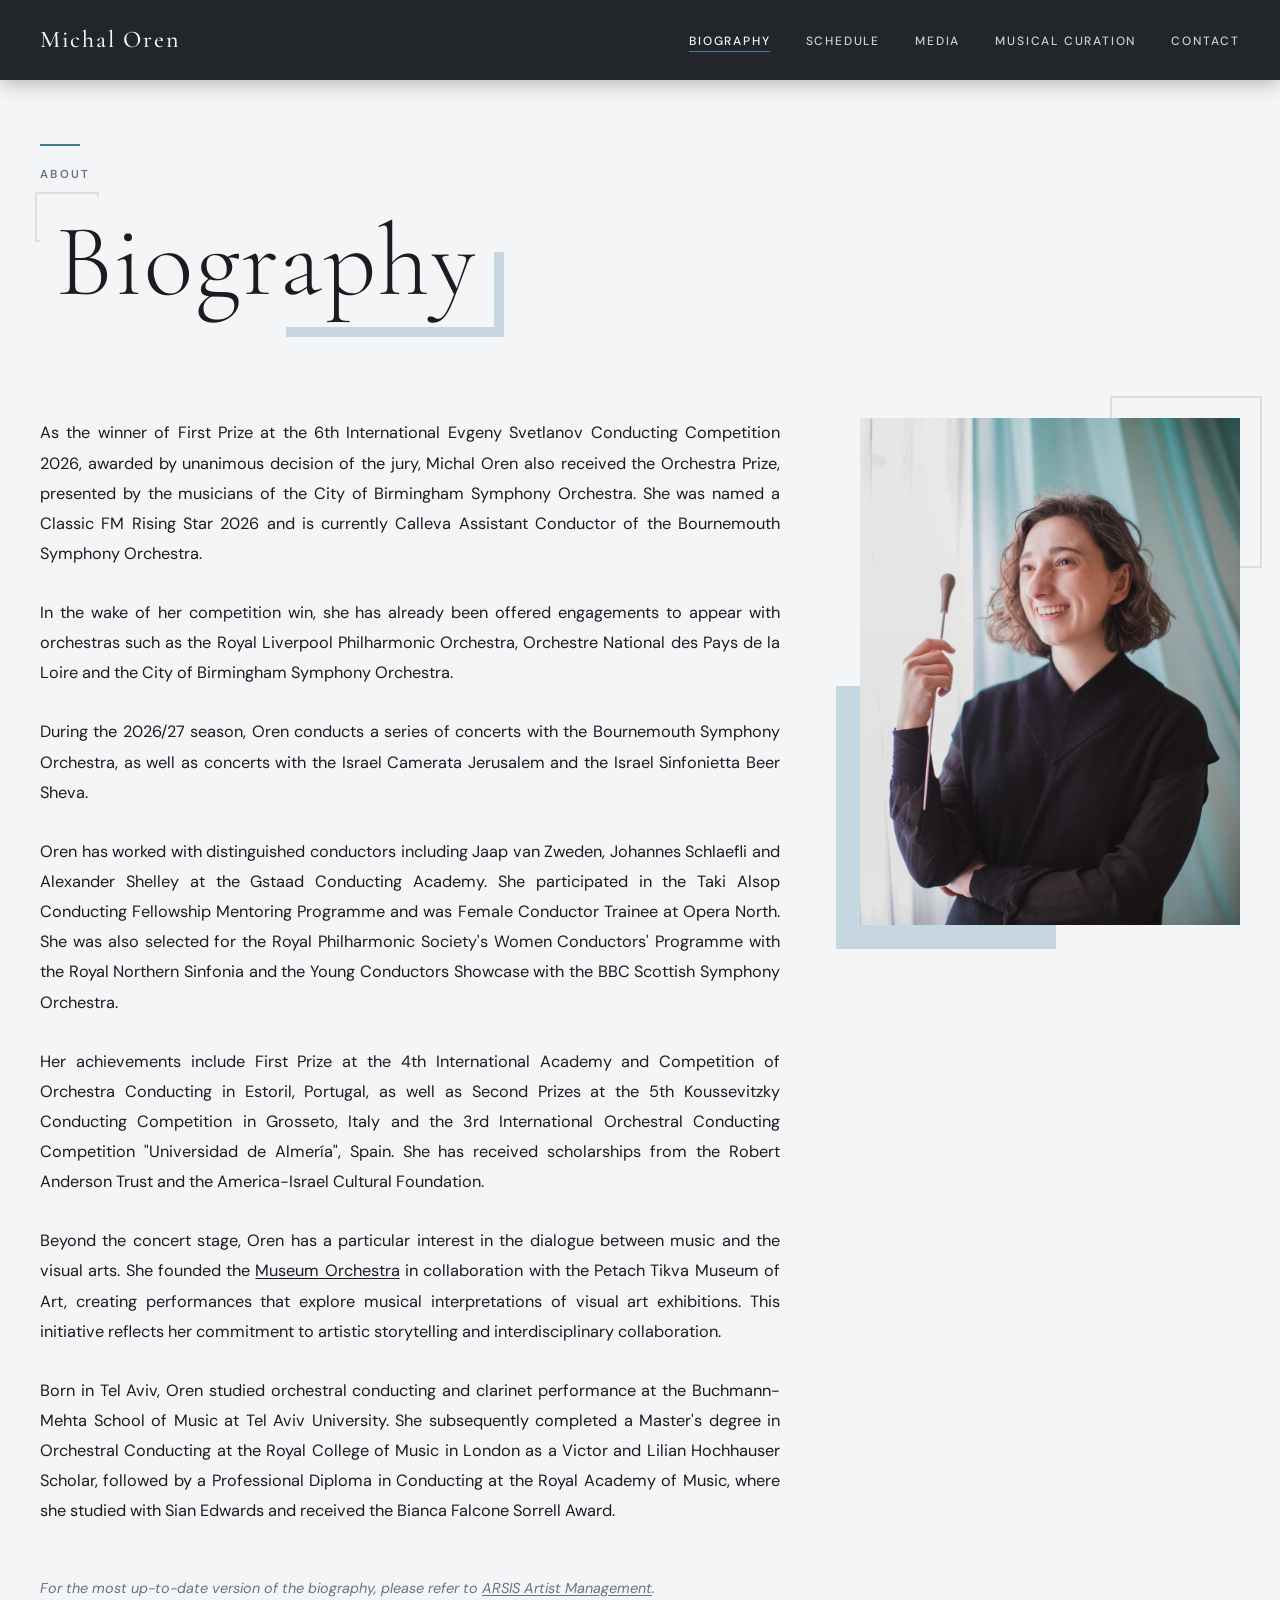
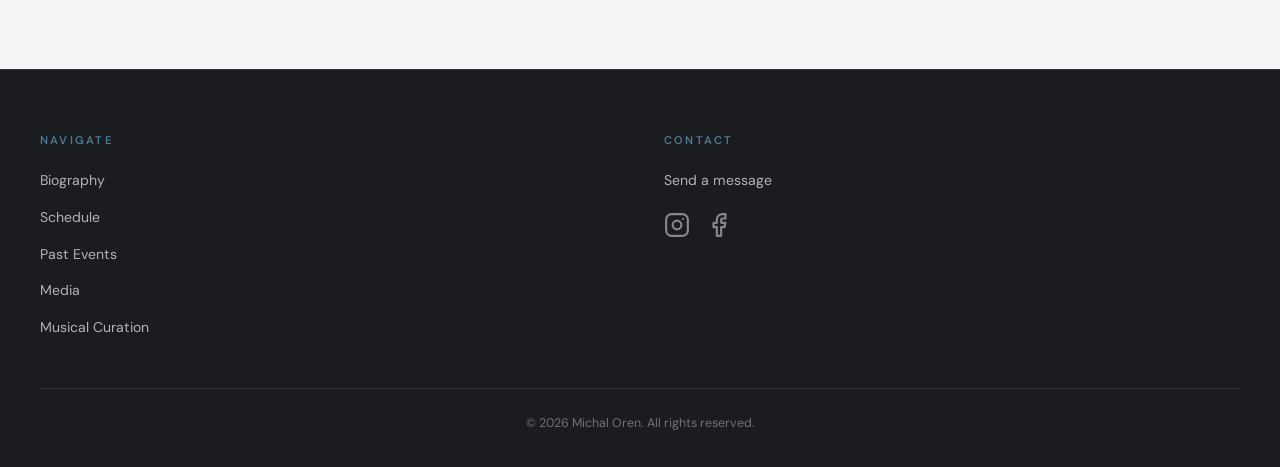
<file: biography.html>
<!DOCTYPE html>
<html lang="en">
<head>
  <meta charset="UTF-8" />
  <meta name="viewport" content="width=device-width, initial-scale=1.0" />
  <meta name="description" content="Biography of Michal Oren – conductor, Classic FM 2026 Rising Star." />
  <title>Biography – Michal Oren</title>
  <link rel="icon" type="image/svg+xml" href="images/favicon.svg" />
  <link rel="canonical" href="https://michaloren.com/biography.html" />

  <meta property="og:type" content="profile" />
  <meta property="og:site_name" content="Michal Oren" />
  <meta property="og:title" content="Biography – Michal Oren" />
  <meta property="og:description" content="Biography of Michal Oren – conductor, Classic FM 2026 Rising Star." />
  <meta property="og:url" content="https://michaloren.com/biography.html" />
  <meta property="og:image" content="https://michaloren.com/images/bio-portrait.jpg" />

  <meta name="twitter:card" content="summary_large_image" />
  <meta name="twitter:title" content="Biography – Michal Oren" />
  <meta name="twitter:description" content="Biography of Michal Oren – conductor, Classic FM 2026 Rising Star." />
  <meta name="twitter:image" content="https://michaloren.com/images/bio-portrait.jpg" />

  <link rel="stylesheet" href="css/style.css" />
  <style>
    .fade-in { opacity: 0; transform: translateY(24px); transition: opacity 0.7s ease, transform 0.7s ease; }
    .fade-in.visible { opacity: 1; transform: none; }

    .inline-link {
      text-decoration: underline;
      text-underline-offset: 2px;
      transition: color var(--transition);
    }
    .inline-link:hover { color: var(--accent); }

    .bio-layout {
      display: grid;
      grid-template-columns: 1fr 380px;
      gap: 5rem;
      align-items: start;
    }

    .bio-sidebar {
      position: sticky;
      top: calc(var(--nav-height) + 2rem);
    }

    .bio-sidebar__img-wrap {
      position: relative;
      margin-bottom: 1.5rem;
    }

    .bio-sidebar__img-wrap::before {
      content: '';
      position: absolute;
      top: -1.4rem;
      right: -1.4rem;
      width: 40%;
      height: 34%;
      border: 2px solid var(--dark);
      opacity: 0.1;
      z-index: -1;
    }

    .bio-sidebar__img-wrap::after {
      content: '';
      position: absolute;
      bottom: -1.5rem;
      left: -1.5rem;
      width: 58%;
      height: 52%;
      background: var(--blue-light);
      opacity: 0.32;
      z-index: -1;
    }

    .bio-sidebar img {
      width: 100%;
      aspect-ratio: 3/4;
      object-fit: cover;
      display: block;
    }

    .bio-awards {
      background: var(--cream-dark);
      padding: 1.5rem;
      border-left: 3px solid var(--blue-light);
    }

    .bio-awards h4 {
      font-family: var(--font-body);
      font-size: 0.7rem;
      font-weight: 600;
      letter-spacing: 0.2em;
      text-transform: uppercase;
      color: var(--accent);
      margin-bottom: 1rem;
    }

    .bio-awards ul { display: flex; flex-direction: column; gap: 0.6rem; }

    .bio-awards li {
      font-size: 0.85rem;
      color: var(--text-muted);
      padding-left: 1rem;
      position: relative;
      line-height: 1.5;
    }

    .bio-awards li::before {
      content: '–';
      position: absolute;
      left: 0;
      color: var(--accent);
    }

    .bio-content { display: flex; flex-direction: column; gap: 1.8rem; }

    .bio-content p { font-size: 1.02rem; line-height: 1.85; text-align: justify; }
    .bio-content strong { font-weight: 400; }

    .bio-section-title {
      font-family: var(--font-body);
      font-size: 0.7rem;
      font-weight: 600;
      letter-spacing: 0.22em;
      text-transform: uppercase;
      color: var(--accent);
      padding-top: 0.5rem;
      margin-top: 0.5rem;
      text-align: left;
    }

    @media (orientation: portrait), (max-width: 900px) {
      .bio-layout {
        grid-template-columns: 1fr;
        gap: 3rem;
      }
      .bio-sidebar { position: static; }
      .bio-sidebar__img-wrap { width: min(80%, 420px); margin-inline: auto; }
      .bio-sidebar img { aspect-ratio: 2/3; object-position: center top; }
    }
  </style>
  <script type="application/ld+json">
  {
    "@context": "https://schema.org",
    "@type": "Person",
    "name": "Michal Oren",
    "url": "https://michaloren.com/biography.html",
    "image": "https://michaloren.com/images/bio-portrait.jpg",
    "jobTitle": "Conductor",
    "description": "Biography of Michal Oren – conductor, Classic FM 2026 Rising Star.",
    "sameAs": [
      "https://www.instagram.com/michal.oren/",
      "https://www.facebook.com/michal.oren.96"
    ]
  }
  </script>
</head>
<body>

  <!-- ═══════════════ NAVIGATION ═══════════════ -->
  <nav class="nav scrolled">
    <div class="nav__inner">
      <a href="index.html" class="nav__logo">Michal Oren</a>
      <button class="nav__toggle" aria-label="Toggle menu">
        <span></span><span></span><span></span>
      </button>
      <ul class="nav__links">
        <li><a href="biography.html">Biography</a></li>
        <li><a href="schedule.html">Schedule</a></li>
        <li><a href="media.html">Media</a></li>
        <li><a href="musical-curation.html">Musical Curation</a></li>
        <li><a href="contact.html">Contact</a></li>
      </ul>
    </div>
  </nav>

  <!-- ═══════════════ PAGE HERO ═══════════════ -->
  <div class="page-hero" data-label="Biography">
    <div class="container">
      <div class="page-hero__rule"></div>
      <span class="eyebrow">About</span>
      <div class="page-hero__title"><h1>Biography</h1></div>
    </div>
  </div>

  <!-- ═══════════════ BIO CONTENT ═══════════════ -->
  <section class="section">
    <div class="container">
      <div class="bio-layout">

        <!-- Main text -->
        <div class="bio-content fade-in">
          <p>
            As the winner of First Prize at the 6th International Evgeny Svetlanov Conducting Competition 2026, awarded by unanimous decision of the jury, Michal Oren also received the Orchestra Prize, presented by the musicians of the City of Birmingham Symphony Orchestra. She was named a Classic FM Rising Star 2026 and is currently Calleva Assistant Conductor of the Bournemouth Symphony Orchestra.
          </p>

          <p>
            In the wake of her competition win, she has already been offered engagements to appear with orchestras such as the Royal Liverpool Philharmonic Orchestra, Orchestre National des Pays de la Loire and the City of Birmingham Symphony Orchestra.
          </p>

          <p>
            During the 2026/27 season, Oren conducts a series of concerts with the Bournemouth Symphony Orchestra, as well as concerts with the Israel Camerata Jerusalem and the Israel Sinfonietta Beer Sheva.
          </p>

          <p>
            Oren has worked with distinguished conductors including Jaap van Zweden, Johannes Schlaefli and Alexander Shelley at the Gstaad Conducting Academy. She participated in the Taki Alsop Conducting Fellowship Mentoring Programme and was Female Conductor Trainee at Opera North. She was also selected for the Royal Philharmonic Society's Women Conductors' Programme with the Royal Northern Sinfonia and the Young Conductors Showcase with the BBC Scottish Symphony Orchestra.
          </p>

          <p>
            Her achievements include First Prize at the 4th International Academy and Competition of Orchestra Conducting in Estoril, Portugal, as well as Second Prizes at the 5th Koussevitzky Conducting Competition in Grosseto, Italy and the 3rd International Orchestral Conducting Competition "Universidad de Almería", Spain. She has received scholarships from the Robert Anderson Trust and the America-Israel Cultural Foundation.
          </p>

          <p>
            Beyond the concert stage, Oren has a particular interest in the dialogue between music and the visual arts. She founded the <a href="musical-curation.html" class="inline-link">Museum Orchestra</a> in collaboration with the Petach Tikva Museum of Art, creating performances that explore musical interpretations of visual art exhibitions. This initiative reflects her commitment to artistic storytelling and interdisciplinary collaboration.
          </p>

          <p>
            Born in Tel Aviv, Oren studied orchestral conducting and clarinet performance at the Buchmann-Mehta School of Music at Tel Aviv University. She subsequently completed a Master's degree in Orchestral Conducting at the Royal College of Music in London as a Victor and Lilian Hochhauser Scholar, followed by a Professional Diploma in Conducting at the Royal Academy of Music, where she studied with Sian Edwards and received the Bianca Falcone Sorrell Award.
          </p>

          <p style="color: var(--text-muted); font-size: 0.9rem; margin-top: 1.2rem;">
            <em>For the most up-to-date version of the biography, please refer to <a href="https://www.arsis-artists.com/en/artists/michal-oren" target="_blank" rel="noopener" class="inline-link">ARSIS Artist Management</a>.</em>
          </p>

        </div>

        <!-- Sidebar -->
        <div class="bio-sidebar fade-in">
          <div class="bio-sidebar__img-wrap">
            <img
              src="images/bio-portrait.jpg"
              alt="Michal Oren – conductor portrait"
              loading="lazy"
            />
          </div>

        </div>

      </div>
    </div>
  </section>

  <!-- ═══════════════ FOOTER ═══════════════ -->
  <footer class="footer">
    <div class="container">
      <div class="footer__grid">
        <div class="footer__col">
          <h4>Navigate</h4>
          <ul>
            <li><a href="biography.html">Biography</a></li>
            <li><a href="schedule.html">Schedule</a></li>
            <li><a href="past-events.html">Past Events</a></li>
            <li><a href="media.html">Media</a></li>
            <li><a href="musical-curation.html">Musical Curation</a></li>
          </ul>
        </div>
        <div class="footer__col">
          <h4>Contact</h4>
          <ul>
            <li><a href="contact.html">Send a message</a></li>
            <li><a href="mailto:michal.oren.36@gmail.com">michal.oren.36@gmail.com</a></li>
          </ul>
          <div class="footer__social">
            <a href="https://www.instagram.com/michal.oren/" target="_blank" rel="noopener" aria-label="Instagram">
              <svg xmlns="http://www.w3.org/2000/svg" viewBox="0 0 24 24" fill="none" stroke="currentColor" stroke-width="2" stroke-linecap="round" stroke-linejoin="round">
                <rect x="2" y="2" width="20" height="20" rx="5" ry="5"/>
                <circle cx="12" cy="12" r="4"/>
                <circle cx="17.5" cy="6.5" r="1" fill="currentColor" stroke="none"/>
              </svg>
            </a>
            <a href="https://www.facebook.com/michal.oren.96" target="_blank" rel="noopener" aria-label="Facebook">
              <svg xmlns="http://www.w3.org/2000/svg" viewBox="0 0 24 24" fill="none" stroke="currentColor" stroke-width="2" stroke-linecap="round" stroke-linejoin="round">
                <path d="M18 2h-3a5 5 0 0 0-5 5v3H7v4h3v8h4v-8h3l1-4h-4V7a1 1 0 0 1 1-1h3z"/>
              </svg>
            </a>
          </div>
        </div>
      </div>
      <div class="footer__bottom">
        <span>&copy; 2026 Michal Oren. All rights reserved.</span>
      </div>
    </div>
  </footer>

  <script src="js/main.js"></script>
</body>
</html>
</file>
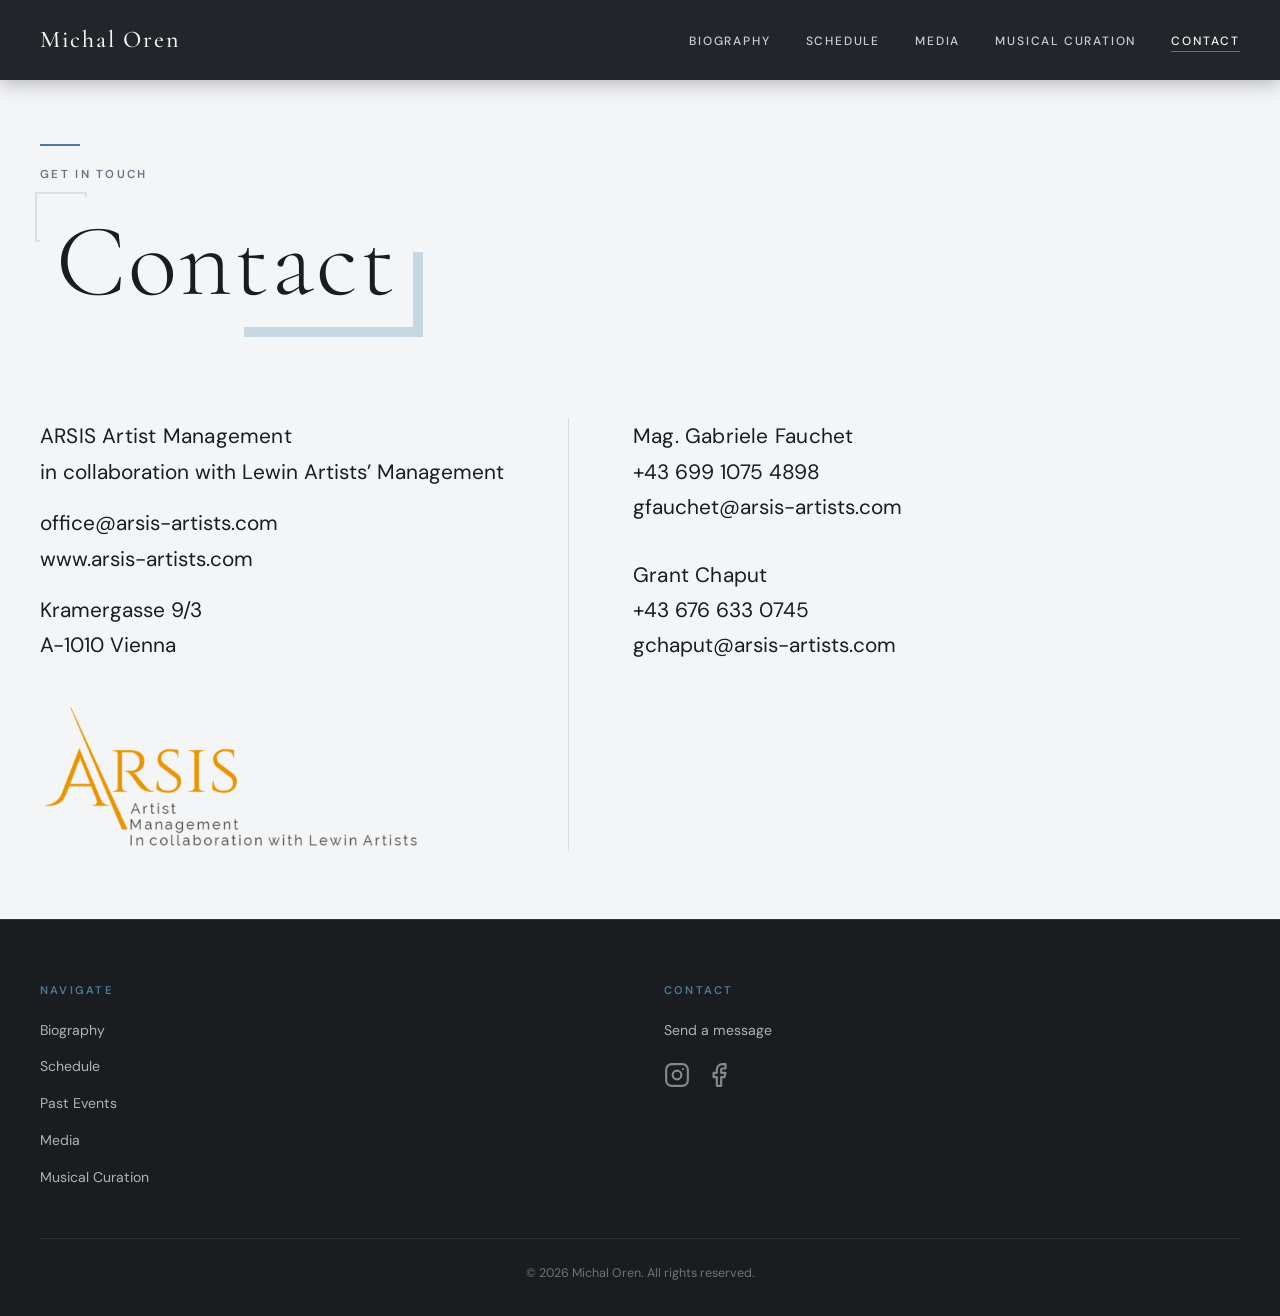
<file: contact.html>
<!DOCTYPE html>
<html lang="en">
<head>
  <meta charset="UTF-8" />
  <meta name="viewport" content="width=device-width, initial-scale=1.0" />
  <meta name="description" content="Contact Michal Oren – Conductor." />
  <title>Contact – Michal Oren</title>
  <link rel="icon" type="image/svg+xml" href="images/favicon.svg" />
  <link rel="canonical" href="https://michaloren.com/contact.html" />

  <meta property="og:type" content="website" />
  <meta property="og:site_name" content="Michal Oren" />
  <meta property="og:title" content="Contact – Michal Oren" />
  <meta property="og:description" content="Contact Michal Oren – Conductor." />
  <meta property="og:url" content="https://michaloren.com/contact.html" />
  <meta property="og:image" content="https://michaloren.com/images/hero.jpg" />

  <meta name="twitter:card" content="summary_large_image" />
  <meta name="twitter:title" content="Contact – Michal Oren" />
  <meta name="twitter:description" content="Contact Michal Oren – Conductor." />
  <meta name="twitter:image" content="https://michaloren.com/images/hero.jpg" />

  <link rel="stylesheet" href="css/style.css" />
  <style>
    .fade-in { opacity: 0; transform: translateY(24px); transition: opacity 0.7s ease, transform 0.7s ease; }
    .fade-in.visible { opacity: 1; transform: none; }

    .contact-layout {
      display: grid;
      grid-template-columns: 1fr 2fr;
      gap: 5rem;
      align-items: start;
    }

    .contact-info, .contact-people { display: flex; flex-direction: column; gap: 2.5rem; }
    .contact-info { max-width: 36rem; }

    .contact-block p + p { margin-top: 1rem; }

    .contact-logo {
      display: block;
      width: 310px;
      max-width: 100%;
      height: auto;
    }

    .contact-divider {
      border: 0;
      border-top: 1px solid var(--cream-dark);
      margin: 0;
    }

    /* Desktop / iPad landscape: management | contact persons, separated by a vertical line */
    @media (min-width: 1024px) {
      .contact-info {
        display: grid;
        /* Left column sizes to its text, so the contact persons sit closer to it */
        grid-template-columns: auto 1px 1fr;
        grid-template-rows: auto 1fr;
        gap: 2.5rem 4rem;
        max-width: none;
      }
      /* Both sit in row 1 at full height, so they start and end level with each other */
      .contact-info > .contact-block:first-child { grid-column: 1; grid-row: 1; }
      .contact-info > .contact-divider {
        grid-column: 2;
        grid-row: 1 / 3;
        border-top: 0;
        border-left: 1px solid var(--cream-dark);
        align-self: stretch;
      }
      /* 2rem gap matches the left block's paragraph spacing; space-between absorbs any wrapping there */
      .contact-people {
        grid-column: 3;
        grid-row: 1;
        align-self: stretch;
        justify-content: space-between;
        gap: 2rem;
      }
      .contact-info > .contact-logo { grid-column: 1; grid-row: 2; width: 380px; }
    }

    .contact-block h3 {
      font-family: var(--font-body);
      font-size: 1.3rem;
      font-weight: 400;
      color: var(--text);
      line-height: 1.7;
    }

    .contact-block p, .contact-block a {
      font-size: 1.3rem;
      color: var(--text);
      line-height: 1.7;
    }

    .contact-block a:hover { color: var(--accent); }

    .contact-portrait {
      width: 100%;
      aspect-ratio: 3/4;
      object-fit: cover;
      display: block;
      margin-bottom: 2rem;
    }

    @media (max-width: 900px) {
      .contact-layout {
        grid-template-columns: 1fr;
        gap: 3rem;
      }
      .contact-portrait { aspect-ratio: 4/3; max-height: 400px; object-position: top; }
    }

    @media (max-width: 600px) {
      .contact-block h3,
      .contact-block p,
      .contact-block a { font-size: 1.1rem; }
      .contact-info, .contact-people { gap: 2rem; }
      .contact-logo { width: 265px; }
    }
  </style>
</head>
<body>

  <!-- ═══════════════ NAVIGATION ═══════════════ -->
  <nav class="nav scrolled">
    <div class="nav__inner">
      <a href="index.html" class="nav__logo">Michal Oren</a>
      <button class="nav__toggle" aria-label="Toggle menu">
        <span></span><span></span><span></span>
      </button>
      <ul class="nav__links">
        <li><a href="biography.html">Biography</a></li>
        <li><a href="schedule.html">Schedule</a></li>
        <li><a href="media.html">Media</a></li>
        <li><a href="musical-curation.html">Musical Curation</a></li>
        <li><a href="contact.html">Contact</a></li>
      </ul>
    </div>
  </nav>

  <!-- ═══════════════ PAGE HERO ═══════════════ -->
  <div class="page-hero" data-label="Contact">
    <div class="container">
      <div class="page-hero__rule"></div>
      <span class="eyebrow">Get in Touch</span>
      <div class="page-hero__title"><h1>Contact</h1></div>
    </div>
  </div>

  <!-- ═══════════════ CONTACT SECTION ═══════════════ -->
  <section class="section">
    <div class="container">
      <div class="contact-info fade-in">

        <!-- Management -->
        <div class="contact-block">
          <h3>ARSIS Artist Management</h3>
          <p>
            in collaboration with Lewin Artists&rsquo; Management
          </p>
          <p>
            <a href="mailto:office@arsis-artists.com">office@arsis-artists.com</a><br />
            <a href="https://www.arsis-artists.com" target="_blank" rel="noopener">www.arsis-artists.com</a>
          </p>
          <p>
            Kramergasse 9/3<br />
            A-1010 Vienna
          </p>
        </div>

        <hr class="contact-divider" />

        <!-- Contact persons -->
        <div class="contact-people">
          <div class="contact-block">
            <h3>Mag. Gabriele Fauchet</h3>
            <p>
              <a href="tel:+4369910754898">+43 699 1075 4898</a><br />
              <a href="mailto:gfauchet@arsis-artists.com">gfauchet@arsis-artists.com</a>
            </p>
          </div>

          <div class="contact-block">
            <h3>Grant Chaput</h3>
            <p>
              <a href="tel:+436766330745">+43 676 633 0745</a><br />
              <a href="mailto:gchaput@arsis-artists.com">gchaput@arsis-artists.com</a>
            </p>
          </div>
        </div>

        <!-- Logo: last when stacked, below the management block in two columns -->
        <img
          src="images/arsis-artist-management-logo.png"
          alt="ARSIS Artist Management – in collaboration with Lewin Artists"
          class="contact-logo"
          width="500" height="195"
        />

      </div>
    </div>
  </section>

  <!-- ═══════════════ FOOTER ═══════════════ -->
  <footer class="footer">
    <div class="container">
      <div class="footer__grid">
        <div class="footer__col">
          <h4>Navigate</h4>
          <ul>
            <li><a href="biography.html">Biography</a></li>
            <li><a href="schedule.html">Schedule</a></li>
            <li><a href="past-events.html">Past Events</a></li>
            <li><a href="media.html">Media</a></li>
            <li><a href="musical-curation.html">Musical Curation</a></li>
          </ul>
        </div>
        <div class="footer__col">
          <h4>Contact</h4>
          <ul>
            <li><a href="contact.html">Send a message</a></li>
            <li><a href="mailto:michal.oren.36@gmail.com">michal.oren.36@gmail.com</a></li>
          </ul>
          <div class="footer__social">
            <a href="https://www.instagram.com/michal.oren/" target="_blank" rel="noopener" aria-label="Instagram">
              <svg xmlns="http://www.w3.org/2000/svg" viewBox="0 0 24 24" fill="none" stroke="currentColor" stroke-width="2" stroke-linecap="round" stroke-linejoin="round">
                <rect x="2" y="2" width="20" height="20" rx="5" ry="5"/>
                <circle cx="12" cy="12" r="4"/>
                <circle cx="17.5" cy="6.5" r="1" fill="currentColor" stroke="none"/>
              </svg>
            </a>
            <a href="https://www.facebook.com/michal.oren.96" target="_blank" rel="noopener" aria-label="Facebook">
              <svg xmlns="http://www.w3.org/2000/svg" viewBox="0 0 24 24" fill="none" stroke="currentColor" stroke-width="2" stroke-linecap="round" stroke-linejoin="round">
                <path d="M18 2h-3a5 5 0 0 0-5 5v3H7v4h3v8h4v-8h3l1-4h-4V7a1 1 0 0 1 1-1h3z"/>
              </svg>
            </a>
          </div>
        </div>
      </div>
      <div class="footer__bottom">
        <span>&copy; 2026 Michal Oren. All rights reserved.</span>
      </div>
    </div>
  </footer>

  <script src="js/main.js"></script>
</body>
</html>
</file>
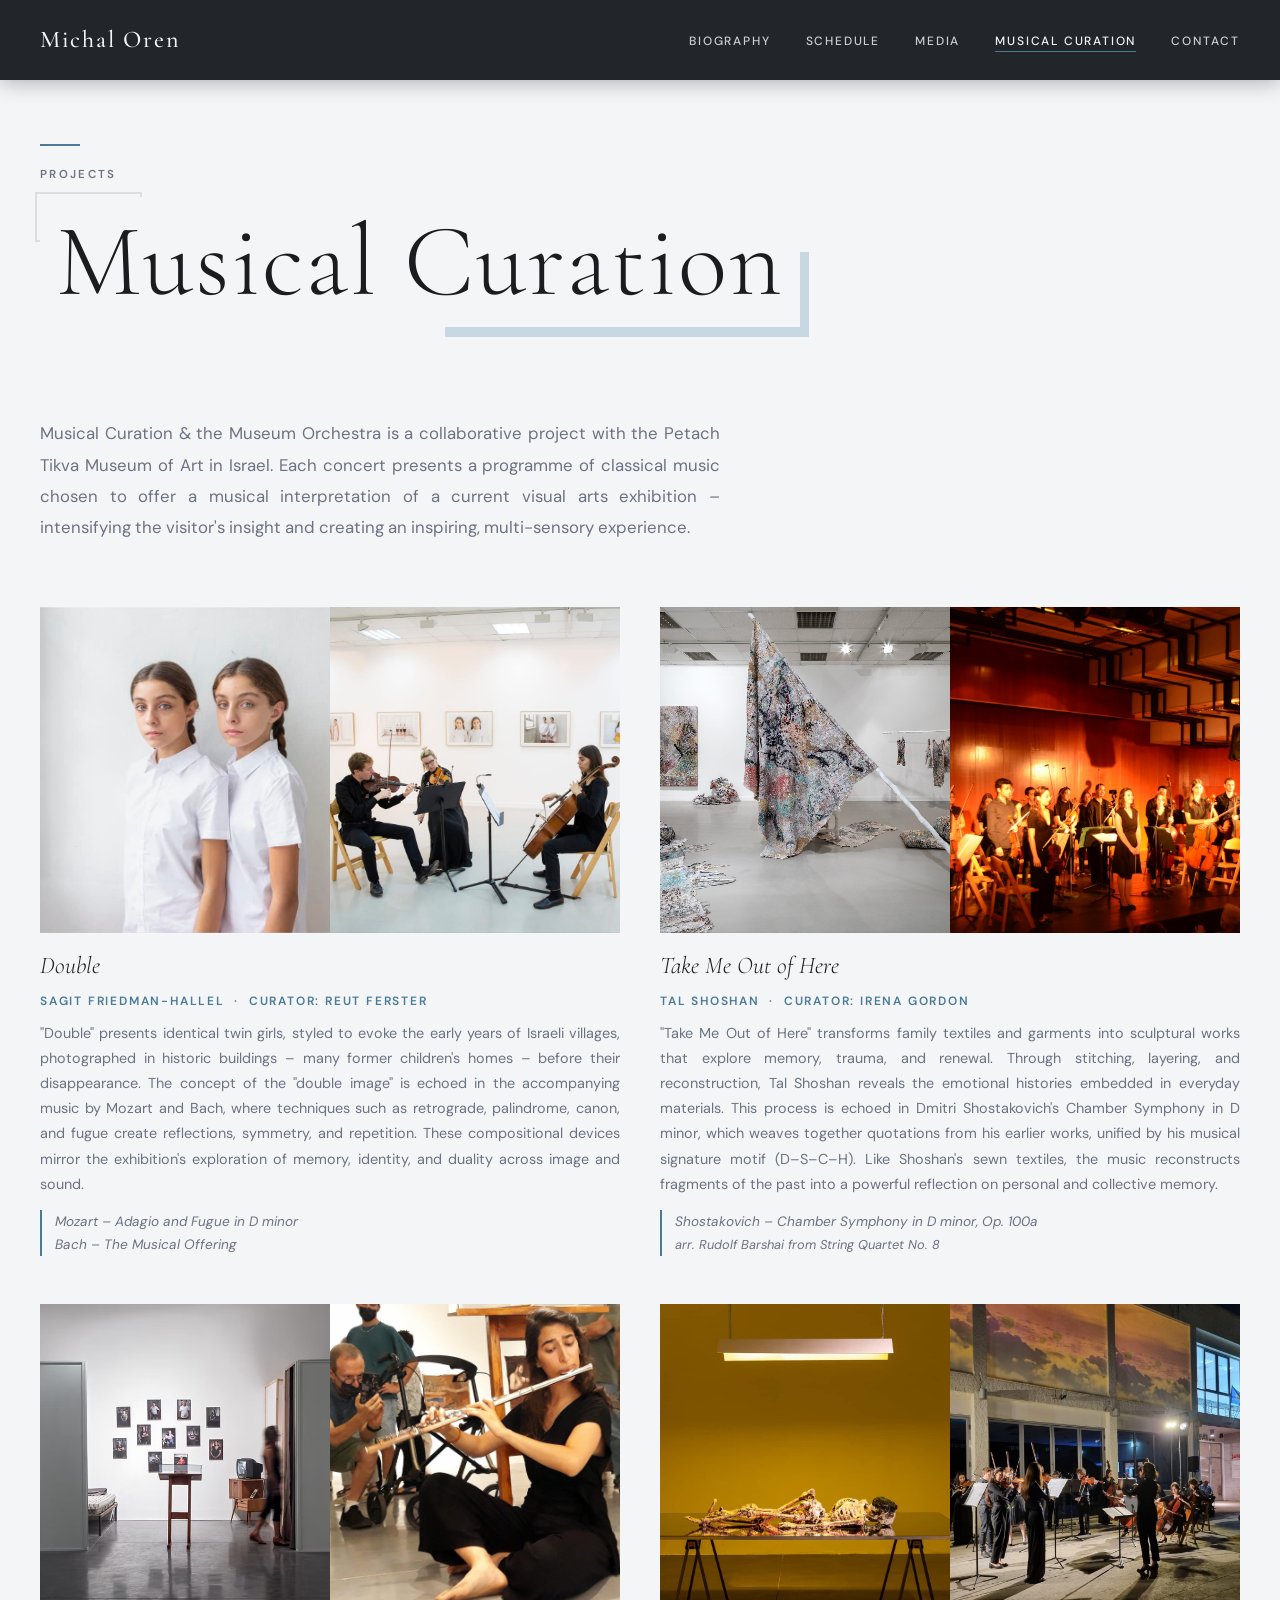
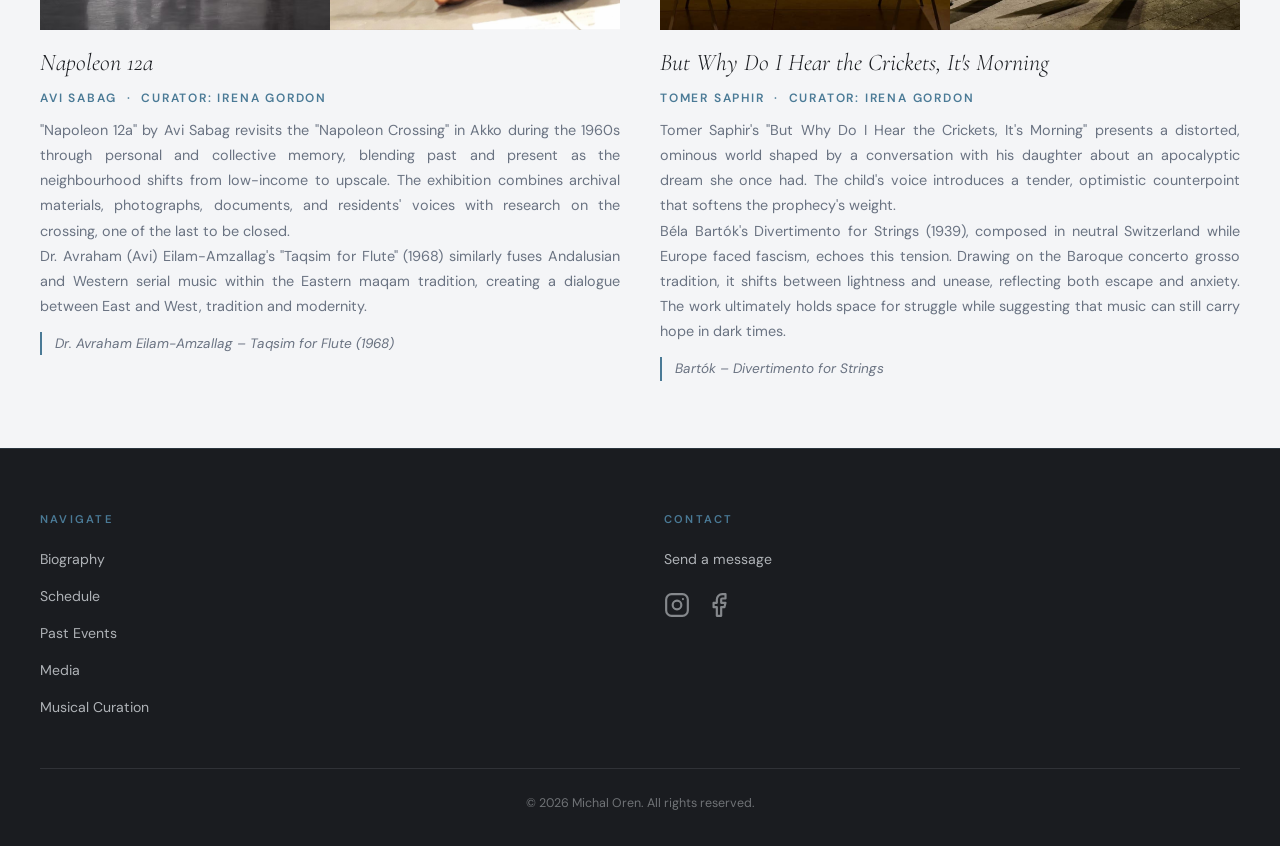
<file: musical-curation.html>
<!DOCTYPE html>
<html lang="en">
<head>
  <meta charset="UTF-8" />
  <meta name="viewport" content="width=device-width, initial-scale=1.0" />
  <meta name="description" content="Musical Curation – Michal Oren, Conductor." />
  <title>Musical Curation – Michal Oren</title>
  <link rel="icon" type="image/svg+xml" href="images/favicon.svg" />
  <link rel="canonical" href="https://michaloren.com/musical-curation.html" />

  <meta property="og:type" content="website" />
  <meta property="og:site_name" content="Michal Oren" />
  <meta property="og:title" content="Musical Curation – Michal Oren" />
  <meta property="og:description" content="Musical Curation – Michal Oren, Conductor." />
  <meta property="og:url" content="https://michaloren.com/musical-curation.html" />
  <meta property="og:image" content="https://michaloren.com/images/hero.jpg" />

  <meta name="twitter:card" content="summary_large_image" />
  <meta name="twitter:title" content="Musical Curation – Michal Oren" />
  <meta name="twitter:description" content="Musical Curation – Michal Oren, Conductor." />
  <meta name="twitter:image" content="https://michaloren.com/images/hero.jpg" />

  <link rel="stylesheet" href="css/style.css" />
  <style>
    .fade-in { opacity: 0; transform: translateY(24px); transition: opacity 0.7s ease, transform 0.7s ease; }
    .fade-in.visible { opacity: 1; transform: none; }

    .curation-intro {
      max-width: 680px;
      margin-bottom: 4rem;
    }

    .curation-intro p {
      font-size: 1.05rem;
      line-height: 1.85;
      color: var(--text-muted);
      text-align: justify;
    }

    .projects-grid {
      display: grid;
      grid-template-columns: repeat(2, 1fr);
      gap: 3rem 2.5rem;
    }

    .project-card { display: flex; flex-direction: column; gap: 1.2rem; }

    .project-card__img-placeholder {
      position: relative;
      width: 100%;
      aspect-ratio: 16/9;
      display: grid;
      grid-template-columns: 1fr 1fr;
      gap: 0;
      overflow: hidden;
    }

    .project-card__credit {
      position: absolute;
      bottom: 0;
      left: 0;
      right: 0;
      background: rgba(26, 28, 32, 0.72);
      color: rgba(255,255,255,0.88);
      font-size: 0.58rem;
      letter-spacing: 0.06em;
      padding: 0.35rem 0.6rem;
      transform: translateY(100%);
      transition: transform 0.3s ease;
      pointer-events: none;
    }

    .project-card__img-placeholder:hover .project-card__credit {
      transform: translateY(0);
    }

    @media (max-width: 1024px) {
      /* Touch has no :hover, so keep the credit permanently visible. */
      .project-card__credit {
        transform: translateY(0);
        background: linear-gradient(to top, rgba(26,28,32,0.75), rgba(26,28,32,0));
        padding-top: 1.4rem;
      }
    }

    .project-card__img-slot {
      overflow: hidden;
      height: 100%;
    }

    .project-card__img-slot img {
      width: 100%;
      height: 100%;
      object-fit: cover;
      display: block;
    }

    .project-card__img-slot--empty {
      background: var(--cream-dark);
    }

    .project-card__body { display: flex; flex-direction: column; gap: 0.6rem; }

    .project-card__title {
      font-family: var(--font-display);
      font-size: 1.5rem;
      font-weight: 300;
      font-style: italic;
      color: var(--dark);
      line-height: 1.2;
    }

    .project-card__meta {
      font-size: 0.75rem;
      font-weight: 600;
      letter-spacing: 0.15em;
      text-transform: uppercase;
      color: var(--accent);
    }

    .project-card__desc {
      font-size: 0.9rem;
      line-height: 1.75;
      color: var(--text-muted);
      text-align: justify;
    }

    .project-card__programme {
      font-size: 0.85rem;
      font-style: italic;
      color: var(--text-muted);
      border-left: 2px solid var(--accent);
      padding-left: 0.8rem;
      margin-top: 0.2rem;
    }

    @media (max-width: 700px) {
      .projects-grid { grid-template-columns: 1fr; gap: 2.5rem; }
    }
  </style>
</head>
<body>

  <!-- ═══════════════ NAVIGATION ═══════════════ -->
  <nav class="nav scrolled">
    <div class="nav__inner">
      <a href="index.html" class="nav__logo">Michal Oren</a>
      <button class="nav__toggle" aria-label="Toggle menu">
        <span></span><span></span><span></span>
      </button>
      <ul class="nav__links">
        <li><a href="biography.html">Biography</a></li>
        <li><a href="schedule.html">Schedule</a></li>
        <li><a href="media.html">Media</a></li>
        <li><a href="musical-curation.html">Musical Curation</a></li>
        <li><a href="contact.html">Contact</a></li>
      </ul>
    </div>
  </nav>

  <!-- ═══════════════ PAGE HERO ═══════════════ -->
  <div class="page-hero" data-label="Curation">
    <div class="container">
      <div class="page-hero__rule"></div>
      <span class="eyebrow">Projects</span>
      <div class="page-hero__title"><h1>Musical Curation</h1></div>
    </div>
  </div>

  <!-- ═══════════════ PROJECTS ═══════════════ -->
  <section class="section">
    <div class="container">

      <div class="curation-intro fade-in">
        <p>
          Musical Curation &amp; the Museum Orchestra is a collaborative project with the Petach Tikva Museum of Art in Israel. Each concert presents a programme of classical music chosen to offer a musical interpretation of a current visual arts exhibition – intensifying the visitor's insight and creating an inspiring, multi-sensory experience.
        </p>
      </div>

      <div class="projects-grid">

        <!-- Double -->
        <div class="project-card fade-in">
          <div class="project-card__img-placeholder">
            <div class="project-card__img-slot">
              <img src="images/musical%20curation/double-photo.jpg" alt="Double – Sagit Friedman-Hallel" loading="lazy" />
            </div>
            <div class="project-card__img-slot">
              <img src="images/musical%20curation/double-photo-2.jpg" alt="Double – concert performance" loading="lazy" style="object-position: 22% 55%;" />
            </div>
            <span class="project-card__credit">© Petach Tikva Museum of Art</span>
          </div>
          <div class="project-card__body">
            <div class="project-card__title">Double</div>
            <div class="project-card__meta">Sagit Friedman-Hallel &nbsp;·&nbsp; Curator: Reut Ferster</div>
            <p class="project-card__desc">
              "Double" presents identical twin girls, styled to evoke the early years of Israeli villages, photographed in historic buildings – many former children's homes – before their disappearance. The concept of the "double image" is echoed in the accompanying music by Mozart and Bach, where techniques such as retrograde, palindrome, canon, and fugue create reflections, symmetry, and repetition. These compositional devices mirror the exhibition's exploration of memory, identity, and duality across image and sound.
            </p>
            <div class="project-card__programme">
              Mozart – Adagio and Fugue in D minor<br>
              Bach – The Musical Offering
            </div>
          </div>
        </div>

        <!-- Take Me Out of Here -->
        <div class="project-card fade-in">
          <div class="project-card__img-placeholder">
            <div class="project-card__img-slot">
              <img src="images/musical%20curation/take-me-out-photo.jpg" alt="Take Me Out of Here – Tal Shoshan" loading="lazy" />
            </div>
            <div class="project-card__img-slot">
              <img src="images/musical%20curation/take-me-out-photo-2.jpg" alt="Take Me Out of Here – concert performance" loading="lazy" style="object-position: center 60%;" />
            </div>
            <span class="project-card__credit">© Petach Tikva Museum of Art</span>
          </div>
          <div class="project-card__body">
            <div class="project-card__title">Take Me Out of Here</div>
            <div class="project-card__meta">Tal Shoshan &nbsp;·&nbsp; Curator: Irena Gordon</div>
            <p class="project-card__desc">
              "Take Me Out of Here" transforms family textiles and garments into sculptural works that explore memory, trauma, and renewal. Through stitching, layering, and reconstruction, Tal Shoshan reveals the emotional histories embedded in everyday materials. This process is echoed in Dmitri Shostakovich's Chamber Symphony in D minor, which weaves together quotations from his earlier works, unified by his musical signature motif (D–S–C–H). Like Shoshan's sewn textiles, the music reconstructs fragments of the past into a powerful reflection on personal and collective memory.
            </p>
            <div class="project-card__programme">
              Shostakovich – Chamber Symphony in D minor, Op. 100a<br>
              <span style="font-size:0.8rem;">arr. Rudolf Barshai from String Quartet No. 8</span>
            </div>
          </div>
        </div>

        <!-- Napoleon 12a -->
        <div class="project-card fade-in">
          <div class="project-card__img-placeholder">
            <div class="project-card__img-slot">
              <img src="images/musical%20curation/napoleon-photo.avif" alt="Napoleon 12a – Avi Sabag" loading="lazy" />
            </div>
            <div class="project-card__img-slot">
              <img src="images/musical%20curation/napoleon-photo-2.jpg" alt="Napoleon 12a – flute performance" loading="lazy" style="object-position: 70% 25%;" />
            </div>
            <span class="project-card__credit">© Petach Tikva Museum of Art</span>
          </div>
          <div class="project-card__body">
            <div class="project-card__title">Napoleon 12a</div>
            <div class="project-card__meta">Avi Sabag &nbsp;·&nbsp; Curator: Irena Gordon</div>
            <div>
              <p class="project-card__desc" style="margin-bottom: 0;">
                "Napoleon 12a" by Avi Sabag revisits the "Napoleon Crossing" in Akko during the 1960s through personal and collective memory, blending past and present as the neighbourhood shifts from low-income to upscale. The exhibition combines archival materials, photographs, documents, and residents' voices with research on the crossing, one of the last to be closed.
              </p>
              <p class="project-card__desc" style="margin-top: 0;">
                Dr. Avraham (Avi) Eilam-Amzallag's "Taqsim for Flute" (1968) similarly fuses Andalusian and Western serial music within the Eastern maqam tradition, creating a dialogue between East and West, tradition and modernity.
              </p>
            </div>
            <div class="project-card__programme">
              Dr. Avraham Eilam-Amzallag – Taqsim for Flute (1968)
            </div>
          </div>
        </div>

        <!-- But Why Do I Hear the Crickets -->
        <div class="project-card fade-in">
          <div class="project-card__img-placeholder">
            <div class="project-card__img-slot">
              <img src="images/musical%20curation/crickets-photo.jpg" alt="But Why Do I Hear the Crickets, It's Morning – Tomer Saphir" loading="lazy" />
            </div>
            <div class="project-card__img-slot">
              <img src="images/musical%20curation/crickets-photo-2.jpg" alt="But Why Do I Hear the Crickets – concert performance" loading="lazy" style="object-position: center 40%;" />
            </div>
            <span class="project-card__credit">© Petach Tikva Museum of Art</span>
          </div>
          <div class="project-card__body">
            <div class="project-card__title">But Why Do I Hear the Crickets, It's Morning</div>
            <div class="project-card__meta">Tomer Saphir &nbsp;·&nbsp; Curator: Irena Gordon</div>
            <div>
              <p class="project-card__desc" style="margin-bottom: 0;">
                Tomer Saphir's "But Why Do I Hear the Crickets, It's Morning" presents a distorted, ominous world shaped by a conversation with his daughter about an apocalyptic dream she once had. The child's voice introduces a tender, optimistic counterpoint that softens the prophecy's weight.
              </p>
              <p class="project-card__desc" style="margin-top: 0;">
                Béla Bartók's Divertimento for Strings (1939), composed in neutral Switzerland while Europe faced fascism, echoes this tension. Drawing on the Baroque concerto grosso tradition, it shifts between lightness and unease, reflecting both escape and anxiety. The work ultimately holds space for struggle while suggesting that music can still carry hope in dark times.
              </p>
            </div>
            <div class="project-card__programme">
              Bartók – Divertimento for Strings
            </div>
          </div>
        </div>

      </div>
    </div>
  </section>

  <!-- ═══════════════ FOOTER ═══════════════ -->
  <footer class="footer">
    <div class="container">
      <div class="footer__grid">
        <div class="footer__col">
          <h4>Navigate</h4>
          <ul>
            <li><a href="biography.html">Biography</a></li>
            <li><a href="schedule.html">Schedule</a></li>
            <li><a href="past-events.html">Past Events</a></li>
            <li><a href="media.html">Media</a></li>
            <li><a href="musical-curation.html">Musical Curation</a></li>
          </ul>
        </div>
        <div class="footer__col">
          <h4>Contact</h4>
          <ul>
            <li><a href="contact.html">Send a message</a></li>
            <li><a href="mailto:michal.oren.36@gmail.com">michal.oren.36@gmail.com</a></li>
          </ul>
          <div class="footer__social">
            <a href="https://www.instagram.com/michal.oren/" target="_blank" rel="noopener" aria-label="Instagram">
              <svg xmlns="http://www.w3.org/2000/svg" viewBox="0 0 24 24" fill="none" stroke="currentColor" stroke-width="2" stroke-linecap="round" stroke-linejoin="round">
                <rect x="2" y="2" width="20" height="20" rx="5" ry="5"/>
                <circle cx="12" cy="12" r="4"/>
                <circle cx="17.5" cy="6.5" r="1" fill="currentColor" stroke="none"/>
              </svg>
            </a>
            <a href="https://www.facebook.com/michal.oren.96" target="_blank" rel="noopener" aria-label="Facebook">
              <svg xmlns="http://www.w3.org/2000/svg" viewBox="0 0 24 24" fill="none" stroke="currentColor" stroke-width="2" stroke-linecap="round" stroke-linejoin="round">
                <path d="M18 2h-3a5 5 0 0 0-5 5v3H7v4h3v8h4v-8h3l1-4h-4V7a1 1 0 0 1 1-1h3z"/>
              </svg>
            </a>
          </div>
        </div>
      </div>
      <div class="footer__bottom">
        <span>&copy; 2026 Michal Oren. All rights reserved.</span>
      </div>
    </div>
  </footer>

  <script src="js/main.js"></script>
</body>
</html>
</file>
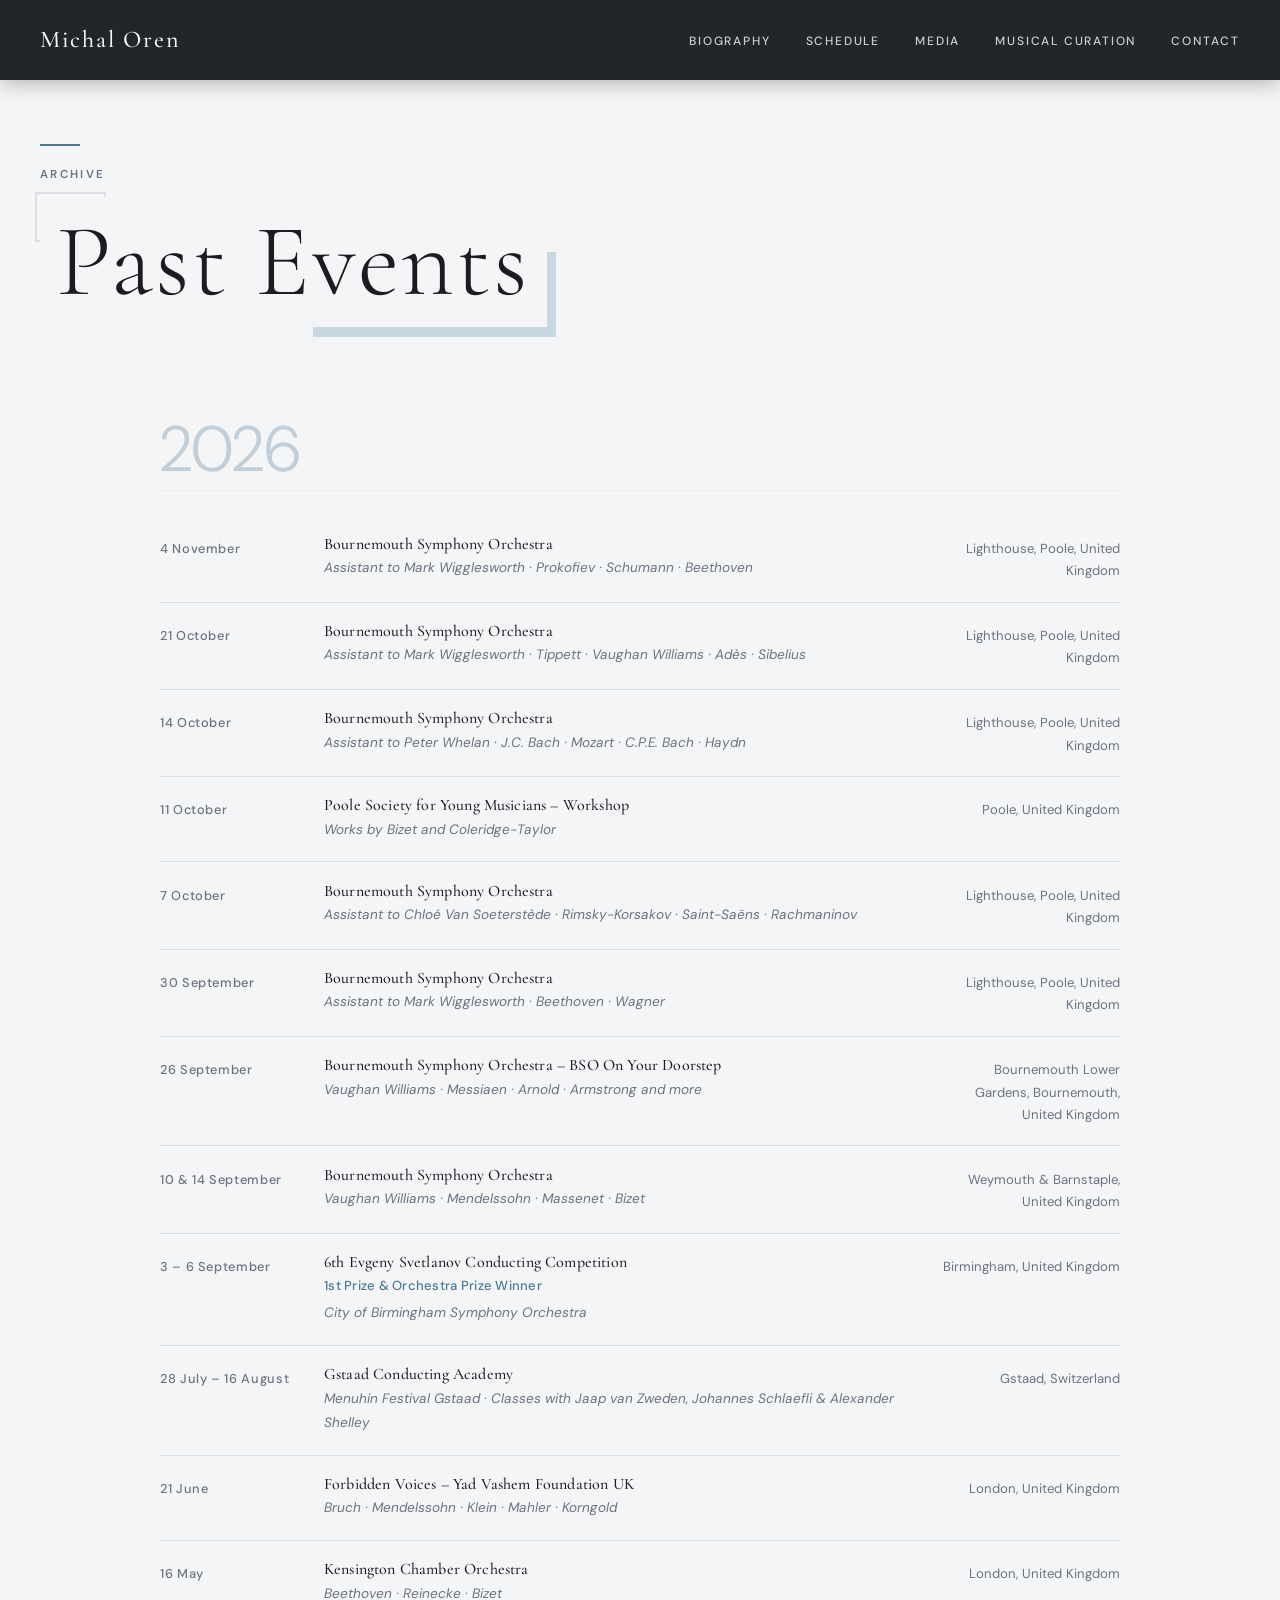
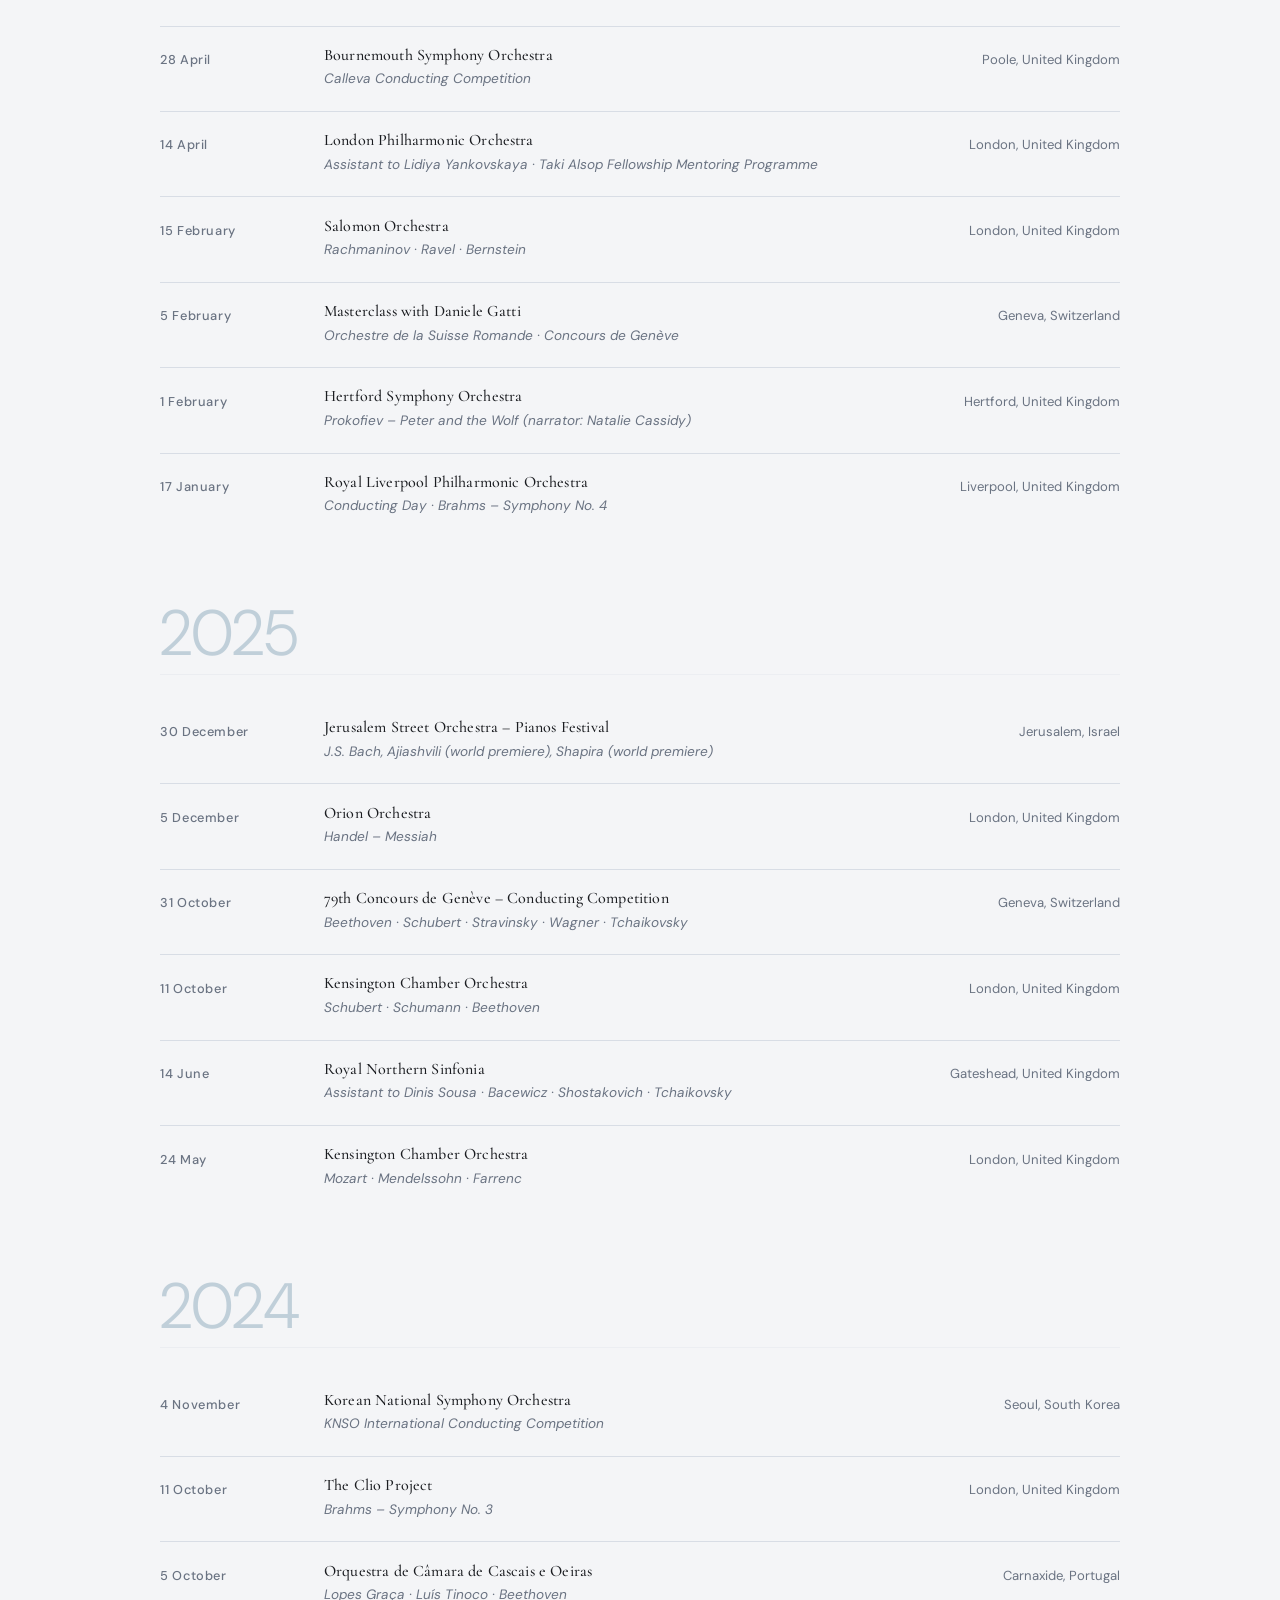
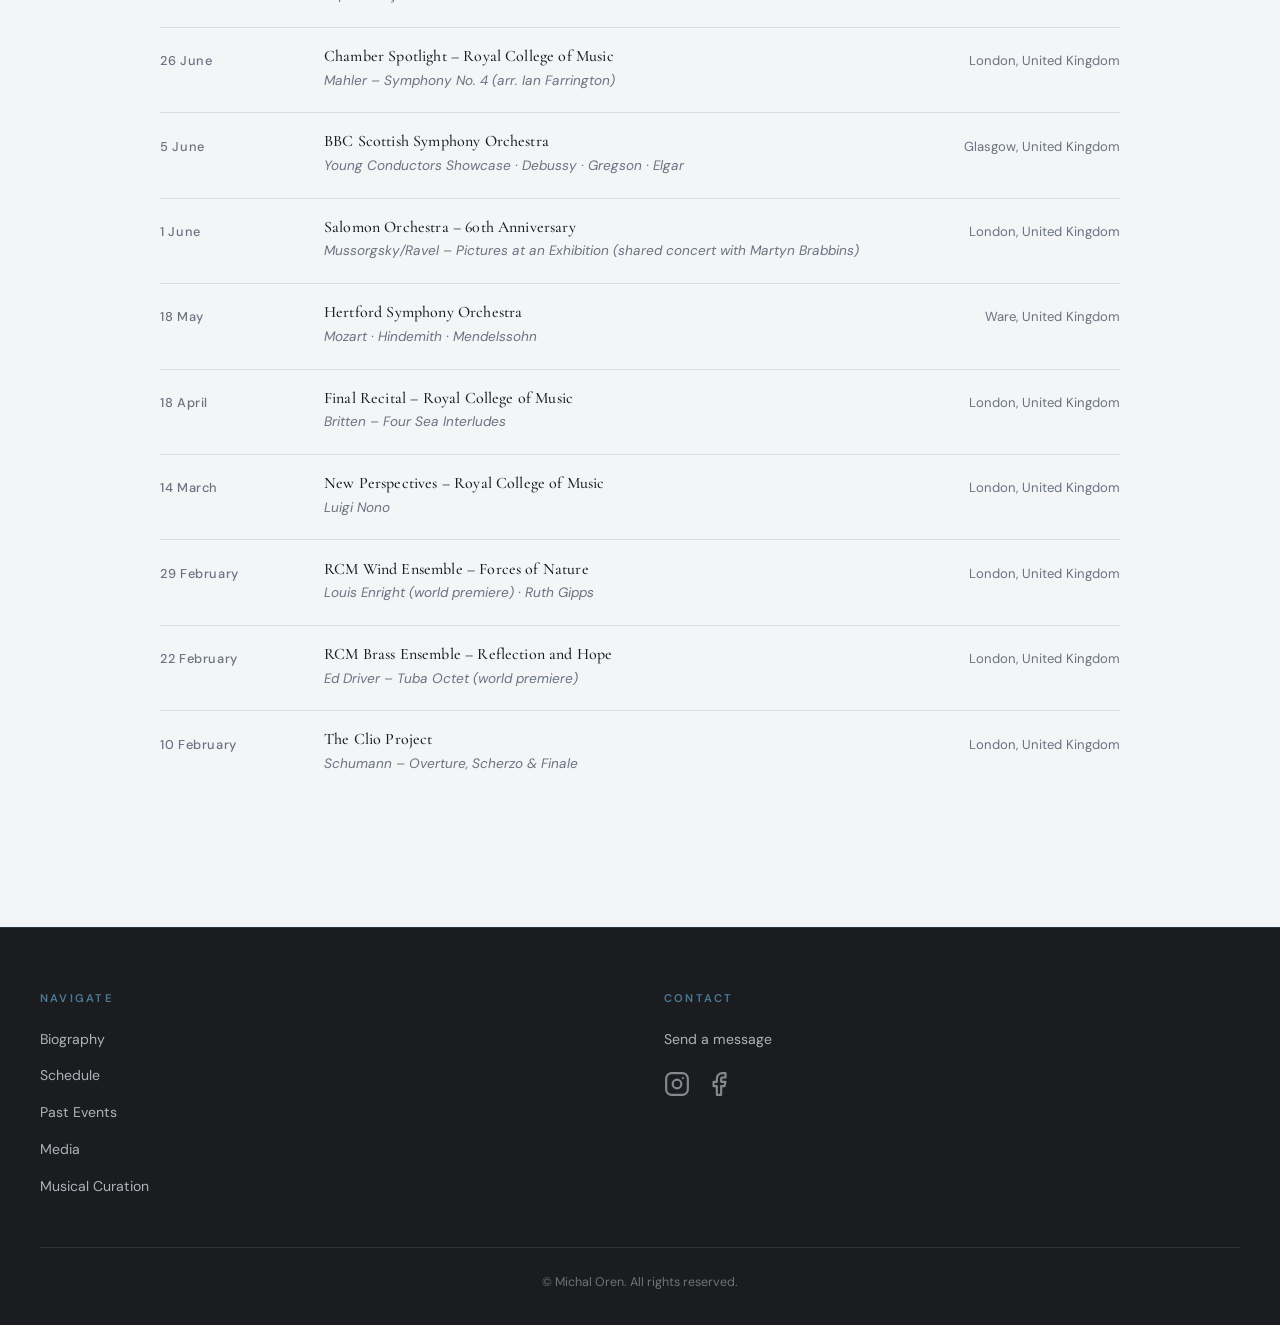
<file: past-events.html>
<!DOCTYPE html>
<html lang="en">
<head>
  <meta charset="UTF-8" />
  <meta name="viewport" content="width=device-width, initial-scale=1.0" />
  <meta name="description" content="Past performances and engagements – Michal Oren, Conductor." />
  <title>Past Events – Michal Oren</title>
  <link rel="icon" type="image/svg+xml" href="images/favicon.svg" />
  <link rel="canonical" href="https://michaloren.com/past-events.html" />

  <meta property="og:type" content="website" />
  <meta property="og:site_name" content="Michal Oren" />
  <meta property="og:title" content="Past Events – Michal Oren" />
  <meta property="og:description" content="Past performances and engagements – Michal Oren, Conductor." />
  <meta property="og:url" content="https://michaloren.com/past-events.html" />
  <meta property="og:image" content="https://michaloren.com/images/hero.jpg" />

  <meta name="twitter:card" content="summary_large_image" />
  <meta name="twitter:title" content="Past Events – Michal Oren" />
  <meta name="twitter:description" content="Past performances and engagements – Michal Oren, Conductor." />
  <meta name="twitter:image" content="https://michaloren.com/images/hero.jpg" />

  <link rel="stylesheet" href="css/style.css" />
  <style>
    .fade-in { opacity: 0; transform: translateY(24px); transition: opacity 0.7s ease, transform 0.7s ease; }
    .fade-in.visible { opacity: 1; transform: none; }

    .year-section { margin-bottom: 4rem; }

    .year-heading {
      font-family: var(--font-body);
      font-size: 4rem;
      font-weight: 300;
      color: var(--accent);
      opacity: 0.3;
      line-height: 1;
      margin-bottom: 1.5rem;
      border-bottom: 1px solid var(--cream-dark);
      padding-bottom: 0.5rem;
    }

    .past-event-row {
      display: grid;
      grid-template-columns: 140px 1fr 180px;
      gap: 1.5rem;
      padding: 1.2rem 0;
      border-bottom: 1px solid var(--cream-dark);
      align-items: start;
    }

    .past-event-row:last-child { border-bottom: none; }

    .past-event-row .date-col {
      font-family: var(--font-body);
      font-size: 0.8rem;
      font-weight: 500;
      color: var(--text-muted);
      letter-spacing: 0.05em;
      padding-top: 0.2rem;
    }

    .past-event-row .title-col h4 {
      font-size: 1rem;
      font-weight: 500;
      margin-bottom: 0.2rem;
    }

    .past-event-row .title-col .programme {
      font-size: 0.85rem;
      color: var(--text-muted);
      font-style: italic;
    }

    .past-event-row .title-col .award {
      font-size: 0.82rem;
      color: var(--accent);
      font-weight: 500;
      letter-spacing: 0.02em;
      margin-bottom: 0.2rem;
    }

    .past-event-row .venue-col {
      font-size: 0.82rem;
      color: var(--text-muted);
      text-align: right;
      padding-top: 0.2rem;
    }

    @media (max-width: 700px) {
      .past-event-row {
        grid-template-columns: 1fr;
        gap: 0.3rem;
      }
      .past-event-row .venue-col { text-align: left; }
    }
  </style>
</head>
<body>

  <!-- ═══════════════ NAVIGATION ═══════════════ -->
  <nav class="nav scrolled">
    <div class="nav__inner">
      <a href="index.html" class="nav__logo">Michal Oren</a>
      <button class="nav__toggle" aria-label="Toggle menu">
        <span></span><span></span><span></span>
      </button>
      <ul class="nav__links">
        <li><a href="biography.html">Biography</a></li>
        <li><a href="schedule.html">Schedule</a></li>
        <li><a href="media.html">Media</a></li>
        <li><a href="musical-curation.html">Musical Curation</a></li>
        <li><a href="contact.html">Contact</a></li>
      </ul>
    </div>
  </nav>

  <!-- ═══════════════ PAGE HERO ═══════════════ -->
  <div class="page-hero" data-label="Archive">
    <div class="container">
      <div class="page-hero__rule"></div>
      <span class="eyebrow">Archive</span>
      <div class="page-hero__title"><h1>Past Events</h1></div>
    </div>
  </div>

  <!-- ═══════════════ EVENTS ═══════════════ -->
  <section class="section">
    <div class="container" style="max-width: 960px;">

      <div class="year-section fade-in">
        <div class="year-heading">2026</div>

        <div class="past-event-row">
          <div class="date-col">4 November</div>
          <div class="title-col">
            <h4>Bournemouth Symphony Orchestra</h4>
            <p class="programme">Assistant to Mark Wigglesworth · Prokofiev · Schumann · Beethoven</p>
          </div>
          <div class="venue-col">Lighthouse, Poole, United Kingdom</div>
        </div>

        <div class="past-event-row">
          <div class="date-col">21 October</div>
          <div class="title-col">
            <h4>Bournemouth Symphony Orchestra</h4>
            <p class="programme">Assistant to Mark Wigglesworth · Tippett · Vaughan Williams · Adès · Sibelius</p>
          </div>
          <div class="venue-col">Lighthouse, Poole, United Kingdom</div>
        </div>

        <div class="past-event-row">
          <div class="date-col">14 October</div>
          <div class="title-col">
            <h4>Bournemouth Symphony Orchestra</h4>
            <p class="programme">Assistant to Peter Whelan · J.C. Bach · Mozart · C.P.E. Bach · Haydn</p>
          </div>
          <div class="venue-col">Lighthouse, Poole, United Kingdom</div>
        </div>

        <div class="past-event-row">
          <div class="date-col">11 October</div>
          <div class="title-col">
            <h4>Poole Society for Young Musicians – Workshop</h4>
            <p class="programme">Works by Bizet and Coleridge-Taylor</p>
          </div>
          <div class="venue-col">Poole, United Kingdom</div>
        </div>

        <div class="past-event-row">
          <div class="date-col">7 October</div>
          <div class="title-col">
            <h4>Bournemouth Symphony Orchestra</h4>
            <p class="programme">Assistant to Chloé Van Soeterstède · Rimsky-Korsakov · Saint-Saëns · Rachmaninov</p>
          </div>
          <div class="venue-col">Lighthouse, Poole, United Kingdom</div>
        </div>

        <div class="past-event-row">
          <div class="date-col">30 September</div>
          <div class="title-col">
            <h4>Bournemouth Symphony Orchestra</h4>
            <p class="programme">Assistant to Mark Wigglesworth · Beethoven · Wagner</p>
          </div>
          <div class="venue-col">Lighthouse, Poole, United Kingdom</div>
        </div>

        <div class="past-event-row">
          <div class="date-col">26 September</div>
          <div class="title-col">
            <h4>Bournemouth Symphony Orchestra – BSO On Your Doorstep</h4>
            <p class="programme">Vaughan Williams · Messiaen · Arnold · Armstrong and more</p>
          </div>
          <div class="venue-col">Bournemouth Lower Gardens, Bournemouth, United Kingdom</div>
        </div>

        <div class="past-event-row">
          <div class="date-col">10 &amp; 14 September</div>
          <div class="title-col">
            <h4>Bournemouth Symphony Orchestra</h4>
            <p class="programme">Vaughan Williams · Mendelssohn · Massenet · Bizet</p>
          </div>
          <div class="venue-col">Weymouth &amp; Barnstaple, United Kingdom</div>
        </div>

        <div class="past-event-row">
          <div class="date-col">3 – 6 September</div>
          <div class="title-col">
            <h4>6th Evgeny Svetlanov Conducting Competition</h4>
            <p class="award">1st Prize &amp; Orchestra Prize Winner</p>
            <p class="programme">City of Birmingham Symphony Orchestra</p>
          </div>
          <div class="venue-col">Birmingham, United Kingdom</div>
        </div>

        <div class="past-event-row">
          <div class="date-col">28 July – 16 August</div>
          <div class="title-col">
            <h4>Gstaad Conducting Academy</h4>
            <p class="programme">Menuhin Festival Gstaad · Classes with Jaap van Zweden, Johannes Schlaefli &amp; Alexander Shelley</p>
          </div>
          <div class="venue-col">Gstaad, Switzerland</div>
        </div>

        <div class="past-event-row">
          <div class="date-col">21 June</div>
          <div class="title-col">
            <h4>Forbidden Voices – Yad Vashem Foundation UK</h4>
            <p class="programme">Bruch · Mendelssohn · Klein · Mahler · Korngold</p>
          </div>
          <div class="venue-col">London, United Kingdom</div>
        </div>

        <div class="past-event-row">
          <div class="date-col">16 May</div>
          <div class="title-col">
            <h4>Kensington Chamber Orchestra</h4>
            <p class="programme">Beethoven · Reinecke · Bizet</p>
          </div>
          <div class="venue-col">London, United Kingdom</div>
        </div>

        <div class="past-event-row">
          <div class="date-col">28 April</div>
          <div class="title-col">
            <h4>Bournemouth Symphony Orchestra</h4>
            <p class="programme">Calleva Conducting Competition</p>
          </div>
          <div class="venue-col">Poole, United Kingdom</div>
        </div>

        <div class="past-event-row">
          <div class="date-col">14 April</div>
          <div class="title-col">
            <h4>London Philharmonic Orchestra</h4>
            <p class="programme">Assistant to Lidiya Yankovskaya · Taki Alsop Fellowship Mentoring Programme</p>
          </div>
          <div class="venue-col">London, United Kingdom</div>
        </div>

        <div class="past-event-row">
          <div class="date-col">15 February</div>
          <div class="title-col">
            <h4>Salomon Orchestra</h4>
            <p class="programme">Rachmaninov · Ravel · Bernstein</p>
          </div>
          <div class="venue-col">London, United Kingdom</div>
        </div>

        <div class="past-event-row">
          <div class="date-col">5 February</div>
          <div class="title-col">
            <h4>Masterclass with Daniele Gatti</h4>
            <p class="programme">Orchestre de la Suisse Romande · Concours de Genève</p>
          </div>
          <div class="venue-col">Geneva, Switzerland</div>
        </div>

        <div class="past-event-row">
          <div class="date-col">1 February</div>
          <div class="title-col">
            <h4>Hertford Symphony Orchestra</h4>
            <p class="programme">Prokofiev – Peter and the Wolf (narrator: Natalie Cassidy)</p>
          </div>
          <div class="venue-col">Hertford, United Kingdom</div>
        </div>

        <div class="past-event-row">
          <div class="date-col">17 January</div>
          <div class="title-col">
            <h4>Royal Liverpool Philharmonic Orchestra</h4>
            <p class="programme">Conducting Day · Brahms – Symphony No. 4</p>
          </div>
          <div class="venue-col">Liverpool, United Kingdom</div>
        </div>

      </div>

      <div class="year-section fade-in">
        <div class="year-heading">2025</div>

        <div class="past-event-row">
          <div class="date-col">30 December</div>
          <div class="title-col">
            <h4>Jerusalem Street Orchestra – Pianos Festival</h4>
            <p class="programme">J.S. Bach, Ajiashvili (world premiere), Shapira (world premiere)</p>
          </div>
          <div class="venue-col">Jerusalem, Israel</div>
        </div>

        <div class="past-event-row">
          <div class="date-col">5 December</div>
          <div class="title-col">
            <h4>Orion Orchestra</h4>
            <p class="programme">Handel – Messiah</p>
          </div>
          <div class="venue-col">London, United Kingdom</div>
        </div>

        <div class="past-event-row">
          <div class="date-col">31 October</div>
          <div class="title-col">
            <h4>79th Concours de Genève – Conducting Competition</h4>
            <p class="programme">Beethoven · Schubert · Stravinsky · Wagner · Tchaikovsky</p>
          </div>
          <div class="venue-col">Geneva, Switzerland</div>
        </div>

        <div class="past-event-row">
          <div class="date-col">11 October</div>
          <div class="title-col">
            <h4>Kensington Chamber Orchestra</h4>
            <p class="programme">Schubert · Schumann · Beethoven</p>
          </div>
          <div class="venue-col">London, United Kingdom</div>
        </div>

        <div class="past-event-row">
          <div class="date-col">14 June</div>
          <div class="title-col">
            <h4>Royal Northern Sinfonia</h4>
            <p class="programme">Assistant to Dinis Sousa · Bacewicz · Shostakovich · Tchaikovsky</p>
          </div>
          <div class="venue-col">Gateshead, United Kingdom</div>
        </div>

        <div class="past-event-row">
          <div class="date-col">24 May</div>
          <div class="title-col">
            <h4>Kensington Chamber Orchestra</h4>
            <p class="programme">Mozart · Mendelssohn · Farrenc</p>
          </div>
          <div class="venue-col">London, United Kingdom</div>
        </div>
      </div>

      <div class="year-section fade-in">
        <div class="year-heading">2024</div>

        <div class="past-event-row">
          <div class="date-col">4 November</div>
          <div class="title-col">
            <h4>Korean National Symphony Orchestra</h4>
            <p class="programme">KNSO International Conducting Competition</p>
          </div>
          <div class="venue-col">Seoul, South Korea</div>
        </div>

        <div class="past-event-row">
          <div class="date-col">11 October</div>
          <div class="title-col">
            <h4>The Clio Project</h4>
            <p class="programme">Brahms – Symphony No. 3</p>
          </div>
          <div class="venue-col">London, United Kingdom</div>
        </div>

        <div class="past-event-row">
          <div class="date-col">5 October</div>
          <div class="title-col">
            <h4>Orquestra de Câmara de Cascais e Oeiras</h4>
            <p class="programme">Lopes Graça · Luís Tinoco · Beethoven</p>
          </div>
          <div class="venue-col">Carnaxide, Portugal</div>
        </div>

        <div class="past-event-row">
          <div class="date-col">26 June</div>
          <div class="title-col">
            <h4>Chamber Spotlight – Royal College of Music</h4>
            <p class="programme">Mahler – Symphony No. 4 (arr. Ian Farrington)</p>
          </div>
          <div class="venue-col">London, United Kingdom</div>
        </div>

        <div class="past-event-row">
          <div class="date-col">5 June</div>
          <div class="title-col">
            <h4>BBC Scottish Symphony Orchestra</h4>
            <p class="programme">Young Conductors Showcase · Debussy · Gregson · Elgar</p>
          </div>
          <div class="venue-col">Glasgow, United Kingdom</div>
        </div>

        <div class="past-event-row">
          <div class="date-col">1 June</div>
          <div class="title-col">
            <h4>Salomon Orchestra – 60th Anniversary</h4>
            <p class="programme">Mussorgsky/Ravel – Pictures at an Exhibition (shared concert with Martyn Brabbins)</p>
          </div>
          <div class="venue-col">London, United Kingdom</div>
        </div>

        <div class="past-event-row">
          <div class="date-col">18 May</div>
          <div class="title-col">
            <h4>Hertford Symphony Orchestra</h4>
            <p class="programme">Mozart · Hindemith · Mendelssohn</p>
          </div>
          <div class="venue-col">Ware, United Kingdom</div>
        </div>

        <div class="past-event-row">
          <div class="date-col">18 April</div>
          <div class="title-col">
            <h4>Final Recital – Royal College of Music</h4>
            <p class="programme">Britten – Four Sea Interludes</p>
          </div>
          <div class="venue-col">London, United Kingdom</div>
        </div>

        <div class="past-event-row">
          <div class="date-col">14 March</div>
          <div class="title-col">
            <h4>New Perspectives – Royal College of Music</h4>
            <p class="programme">Luigi Nono</p>
          </div>
          <div class="venue-col">London, United Kingdom</div>
        </div>

        <div class="past-event-row">
          <div class="date-col">29 February</div>
          <div class="title-col">
            <h4>RCM Wind Ensemble – Forces of Nature</h4>
            <p class="programme">Louis Enright (world premiere) · Ruth Gipps</p>
          </div>
          <div class="venue-col">London, United Kingdom</div>
        </div>

        <div class="past-event-row">
          <div class="date-col">22 February</div>
          <div class="title-col">
            <h4>RCM Brass Ensemble – Reflection and Hope</h4>
            <p class="programme">Ed Driver – Tuba Octet (world premiere)</p>
          </div>
          <div class="venue-col">London, United Kingdom</div>
        </div>

        <div class="past-event-row">
          <div class="date-col">10 February</div>
          <div class="title-col">
            <h4>The Clio Project</h4>
            <p class="programme">Schumann – Overture, Scherzo &amp; Finale</p>
          </div>
          <div class="venue-col">London, United Kingdom</div>
        </div>
      </div>


    </div>
  </section>

  <!-- ═══════════════ FOOTER ═══════════════ -->
  <footer class="footer">
    <div class="container">
      <div class="footer__grid">
        <div class="footer__col">
          <h4>Navigate</h4>
          <ul>
            <li><a href="biography.html">Biography</a></li>
            <li><a href="schedule.html">Schedule</a></li>
            <li><a href="past-events.html">Past Events</a></li>
            <li><a href="media.html">Media</a></li>
            <li><a href="musical-curation.html">Musical Curation</a></li>
          </ul>
        </div>
        <div class="footer__col">
          <h4>Contact</h4>
          <ul>
            <li><a href="contact.html">Send a message</a></li>
            <li><a href="mailto:michal.oren.36@gmail.com">michal.oren.36@gmail.com</a></li>
          </ul>
          <div class="footer__social">
            <a href="https://www.instagram.com/michal.oren/" target="_blank" rel="noopener" aria-label="Instagram">
              <svg xmlns="http://www.w3.org/2000/svg" viewBox="0 0 24 24" fill="none" stroke="currentColor" stroke-width="2" stroke-linecap="round" stroke-linejoin="round">
                <rect x="2" y="2" width="20" height="20" rx="5" ry="5"/>
                <circle cx="12" cy="12" r="4"/>
                <circle cx="17.5" cy="6.5" r="1" fill="currentColor" stroke="none"/>
              </svg>
            </a>
            <a href="https://www.facebook.com/michal.oren.96" target="_blank" rel="noopener" aria-label="Facebook">
              <svg xmlns="http://www.w3.org/2000/svg" viewBox="0 0 24 24" fill="none" stroke="currentColor" stroke-width="2" stroke-linecap="round" stroke-linejoin="round">
                <path d="M18 2h-3a5 5 0 0 0-5 5v3H7v4h3v8h4v-8h3l1-4h-4V7a1 1 0 0 1 1-1h3z"/>
              </svg>
            </a>
          </div>
        </div>
      </div>
      <div class="footer__bottom">
        <span>&copy; Michal Oren. All rights reserved.</span>
      </div>
    </div>
  </footer>

  <script src="js/main.js"></script>
</body>
</html>
</file>
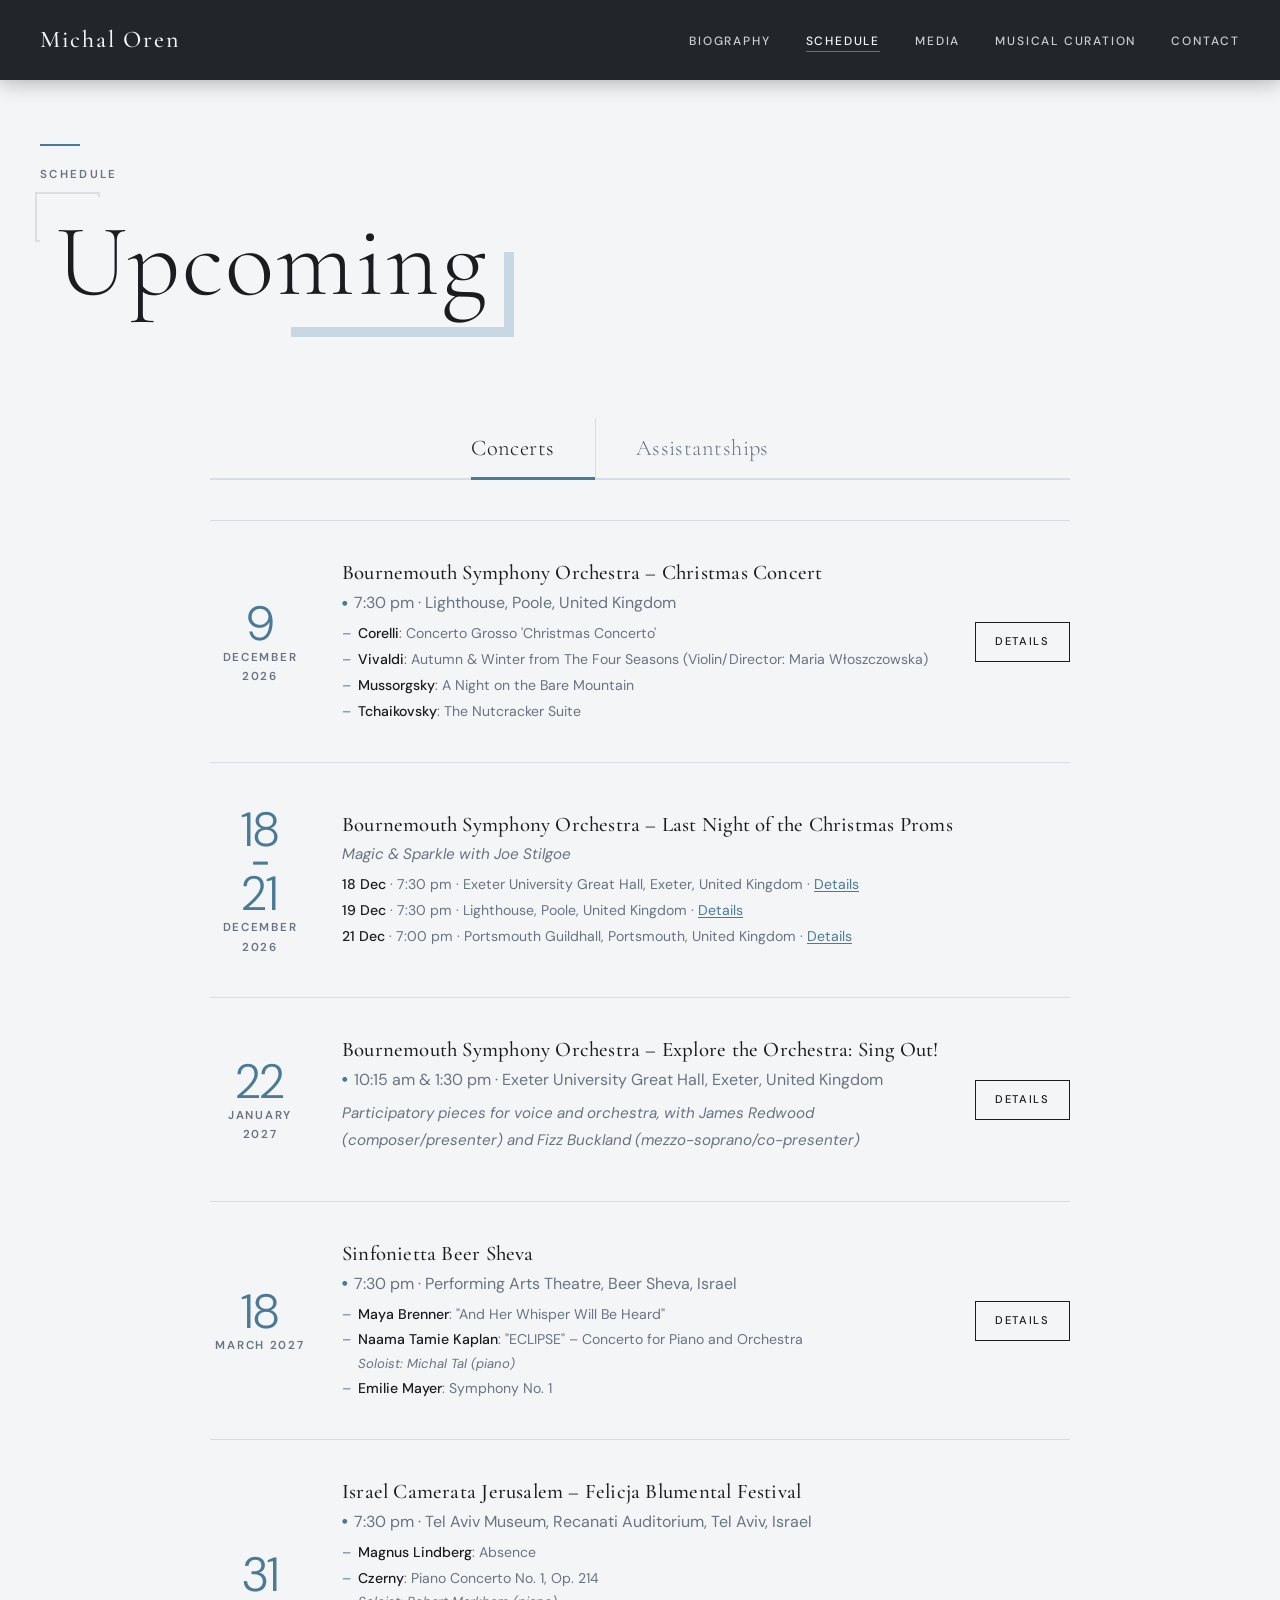
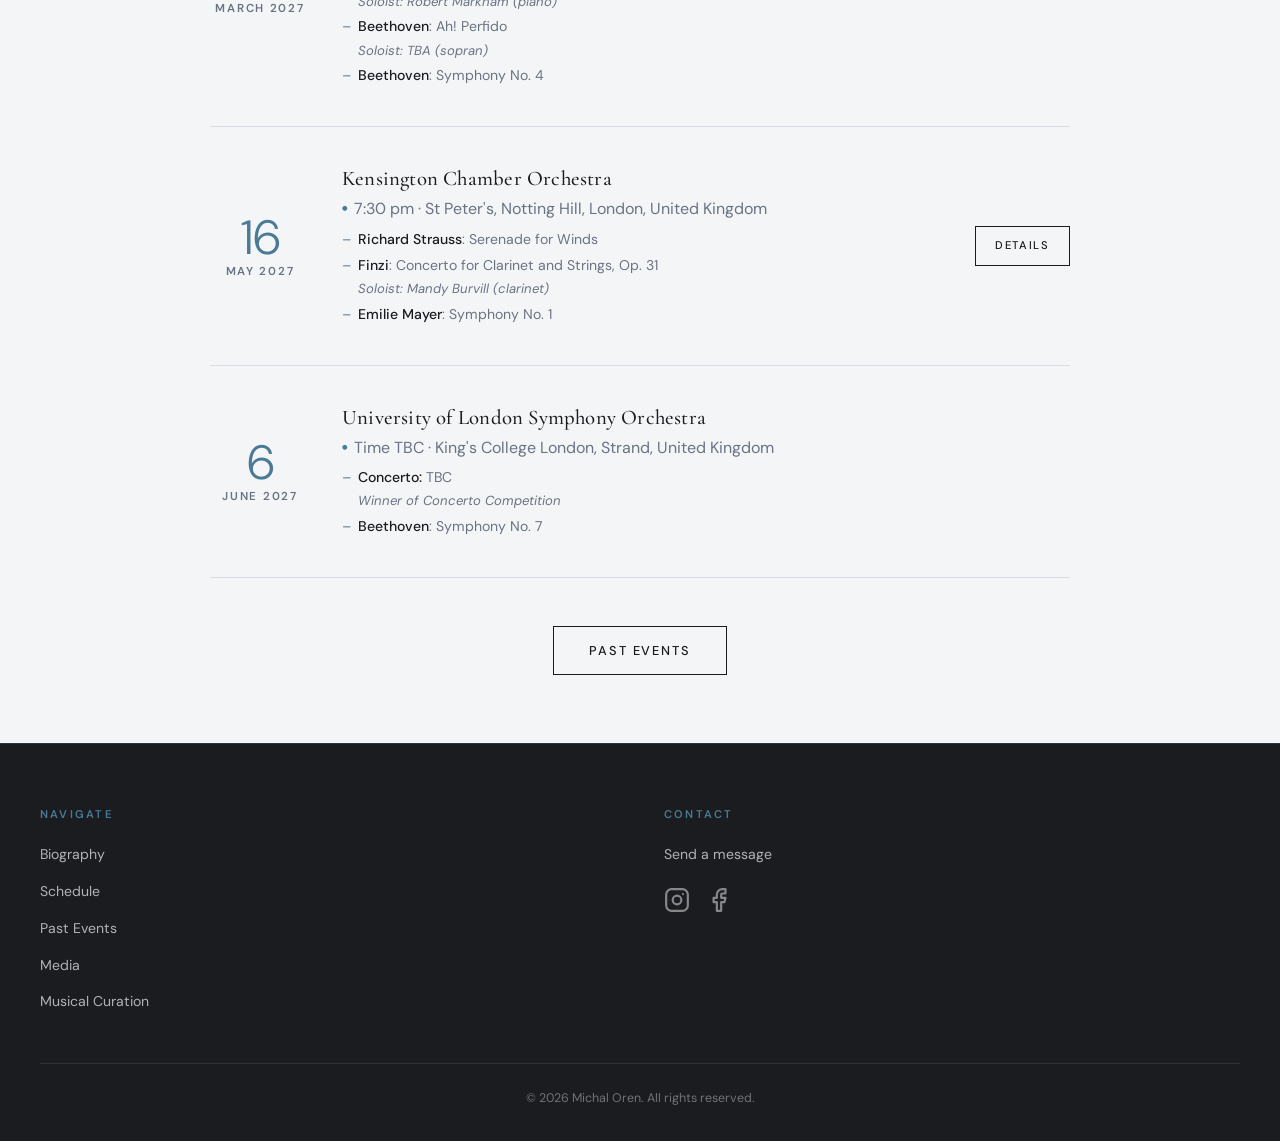
<file: schedule.html>
<!DOCTYPE html>
<html lang="en">
<head>
  <meta charset="UTF-8" />
  <meta name="viewport" content="width=device-width, initial-scale=1.0" />
  <meta name="description" content="Upcoming performances and engagements – Michal Oren, Conductor." />
  <title>Schedule – Michal Oren</title>
  <link rel="icon" type="image/svg+xml" href="images/favicon.svg" />
  <link rel="canonical" href="https://michaloren.com/schedule.html" />

  <meta property="og:type" content="website" />
  <meta property="og:site_name" content="Michal Oren" />
  <meta property="og:title" content="Schedule – Michal Oren" />
  <meta property="og:description" content="Upcoming performances and engagements – Michal Oren, Conductor." />
  <meta property="og:url" content="https://michaloren.com/schedule.html" />
  <meta property="og:image" content="https://michaloren.com/images/hero.jpg" />

  <meta name="twitter:card" content="summary_large_image" />
  <meta name="twitter:title" content="Schedule – Michal Oren" />
  <meta name="twitter:description" content="Upcoming performances and engagements – Michal Oren, Conductor." />
  <meta name="twitter:image" content="https://michaloren.com/images/hero.jpg" />

  <link rel="stylesheet" href="css/style.css" />
  <style>
    .fade-in { opacity: 0; transform: translateY(24px); transition: opacity 0.7s ease, transform 0.7s ease; }
    .fade-in.visible { opacity: 1; transform: none; }

    .event-card {
      display: grid;
      grid-template-columns: 100px 1fr auto;
      gap: 2rem;
      padding: 2.5rem 0;
      border-bottom: 1px solid var(--cream-dark);
      align-items: center;
    }

    .event-card__cta { flex-shrink: 0; align-self: center; }

    .event-card:first-child { border-top: 1px solid var(--cream-dark); }

    .event-card__date {
      text-align: center;
      padding-top: 0.2rem;
    }

    .event-card__date .day {
      font-family: var(--font-body);
      font-size: 3rem;
      font-weight: 300;
      line-height: 1;
      color: var(--accent);
    }

    .event-card__date .month-year {
      font-size: 0.72rem;
      font-weight: 600;
      letter-spacing: 0.15em;
      text-transform: uppercase;
      color: var(--text-muted);
    }

    .event-card__body h3 {
      font-size: 1.3rem;
      font-weight: 500;
      margin-bottom: 0.25rem;
    }

    .event-card__body .event-subtitle {
      display: block;
      font-size: 0.82rem;
      color: var(--accent);
      font-weight: 500;
      letter-spacing: 0.02em;
      margin-top: -0.25rem;
      margin-bottom: 0.15rem;
    }

    .event-card__body .programme {
      font-style: italic;
      color: var(--text-muted);
      font-size: 0.95rem;
      margin-bottom: 0.4rem;
    }

    .event-card__meta {
      display: flex;
      flex-wrap: wrap;
      gap: 1rem;
      margin-bottom: 0.4rem;
    }

    .event-card__meta span {
      font-size: 1rem;
      display: flex;
      align-items: center;
      gap: 0.4rem;
      color: var(--text-muted);
    }

    .event-card__meta span::before {
      content: '●';
      font-size: 0.4rem;
      color: var(--accent);
    }

    .event-card__body p { font-size: 0.9rem; color: var(--text-muted); }

    .programme-list {
      list-style: none;
      padding: 0;
      margin: 0.2rem 0 0;
      display: flex;
      flex-direction: column;
      gap: 0.3rem;
    }

    .programme-list li {
      font-size: 0.88rem;
      color: var(--text-muted);
      padding-left: 1rem;
      position: relative;
      line-height: 1.5;
    }

    .programme-list li::before {
      content: '–';
      position: absolute;
      left: 0;
      color: var(--accent);
    }

    .programme-list li.no-dash { padding-left: 0; }
    .programme-list li.no-dash::before { content: none; }

    .day--range {
      display: flex;
      flex-direction: column;
      align-items: center;
      font-size: 1.7rem;
      line-height: 1.15;
      gap: 0;
    }

    .day--range .range-dash {
      font-size: 1.7rem;
      font-weight: 700;
      color: var(--accent);
      line-height: 0.6;
    }

    .programme-list li a {
      color: var(--accent);
      text-decoration: underline;
      text-underline-offset: 2px;
    }
    .programme-list li a:hover { color: var(--text); }

    .soloist-note { display: block; font-style: italic; font-size: 0.82rem; color: var(--text-muted); margin-top: 0.2rem; }

    .programme-list li strong {
      color: var(--text);
      font-weight: 500;
    }

    @media (max-width: 600px) {
      .event-card { grid-template-columns: 1fr; gap: 0.75rem; }
      .event-card__date { text-align: left; display: flex; align-items: baseline; gap: 0.5rem; }
      .event-card__date .day { font-size: 2rem; }
      .event-card__cta { justify-self: start; }
    }

    /* Concerts / Assistantships tabs */
    .sched-tabs {
      display: flex;
      gap: 0;
      border-bottom: 2px solid var(--cream-dark);
      margin-bottom: 2.5rem;
      justify-content: center;
    }

    .sched-tab {
      font-family: var(--font-display);
      font-size: 1.4rem;
      font-weight: 300;
      font-style: normal;
      letter-spacing: 0.02em;
      padding: 1rem 2.5rem 1rem 0;
      cursor: pointer;
      border: none;
      background: none;
      color: var(--text-muted);
      border-bottom: 3px solid transparent;
      margin-bottom: -2px;
      transition: color var(--transition), border-color var(--transition);
    }

    .sched-tab + .sched-tab {
      padding-left: 2.5rem;
      border-left: 1px solid var(--cream-dark);
    }

    .sched-tab.active {
      color: var(--text);
      border-bottom-color: var(--accent);
    }

    .sched-tab:hover:not(.active) {
      color: var(--accent);
    }

    .sched-panel { display: none; }
    .sched-panel.active { display: block; }
  </style>
</head>
<body>

  <!-- ═══════════════ NAVIGATION ═══════════════ -->
  <nav class="nav scrolled">
    <div class="nav__inner">
      <a href="index.html" class="nav__logo">Michal Oren</a>
      <button class="nav__toggle" aria-label="Toggle menu">
        <span></span><span></span><span></span>
      </button>
      <ul class="nav__links">
        <li><a href="biography.html">Biography</a></li>
        <li><a href="schedule.html">Schedule</a></li>
        <li><a href="media.html">Media</a></li>
        <li><a href="musical-curation.html">Musical Curation</a></li>
        <li><a href="contact.html">Contact</a></li>
      </ul>
    </div>
  </nav>

  <!-- ═══════════════ PAGE HERO ═══════════════ -->
  <div class="page-hero" data-label="Schedule">
    <div class="container">
      <div class="page-hero__rule"></div>
      <span class="eyebrow">Schedule</span>
      <div class="page-hero__title"><h1>Upcoming</h1></div>
    </div>
  </div>

  <!-- ═══════════════ UPCOMING EVENTS ═══════════════ -->
  <section class="section">
    <div class="container" style="max-width: 860px;">

      <div class="sched-tabs" role="tablist">
        <button class="sched-tab active" role="tab" data-panel="concerts">Concerts</button>
        <button class="sched-tab" role="tab" data-panel="assistantships">Assistantships</button>
      </div>

      <!-- ── Concerts ── -->
      <div class="sched-panel active" id="panel-concerts">

        <!-- Dec 9 -->
        <div class="event-card fade-in">
          <div class="event-card__date">
            <div class="day">9</div>
            <div class="month-year">December 2026</div>
          </div>
          <div class="event-card__body">
            <h3>Bournemouth Symphony Orchestra – Christmas Concert</h3>
            <div class="event-card__meta">
              <span>7:30 pm · Lighthouse, Poole, United Kingdom</span>
            </div>
            <ul class="programme-list">
              <li><strong>Corelli</strong>: Concerto Grosso 'Christmas Concerto'</li>
              <li><strong>Vivaldi</strong>: Autumn &amp; Winter from The Four Seasons (Violin/Director: Maria Włoszczowska)</li>
              <li><strong>Mussorgsky</strong>: A Night on the Bare Mountain</li>
              <li><strong>Tchaikovsky</strong>: The Nutcracker Suite</li>
            </ul>
          </div>
          <div class="event-card__cta">
            <a href="https://bsolive.com/events/winter-warmers/" target="_blank" rel="noopener" class="btn btn--outline" style="font-size: 0.7rem; padding: 0.6rem 1.2rem;">Details</a>
          </div>
        </div>

        <!-- Dec 18-21 -->
        <div class="event-card fade-in">
          <div class="event-card__date">
            <div class="day day--range">
              <span>18</span>
              <span class="range-dash">–</span>
              <span>21</span>
            </div>
            <div class="month-year">December 2026</div>
          </div>
          <div class="event-card__body">
            <h3>Bournemouth Symphony Orchestra – Last Night of the Christmas Proms</h3>
            <p class="programme">Magic &amp; Sparkle with Joe Stilgoe</p>
            <ul class="programme-list">
              <li class="no-dash"><strong>18 Dec</strong> · 7:30 pm · Exeter University Great Hall, Exeter, United Kingdom · <a href="https://bsolive.com/events/christmas-proms-exeter26" target="_blank" rel="noopener">Details</a></li>
              <li class="no-dash"><strong>19 Dec</strong> · 7:30 pm · Lighthouse, Poole, United Kingdom · <a href="https://bsolive.com/events/christmas-proms-poole26" target="_blank" rel="noopener">Details</a></li>
              <li class="no-dash"><strong>21 Dec</strong> · 7:00 pm · Portsmouth Guildhall, Portsmouth, United Kingdom · <a href="https://bsolive.com/events/christmas-proms-portsmouth26" target="_blank" rel="noopener">Details</a></li>
            </ul>
          </div>
        </div>

        <!-- Jan 22, 2027 -->
        <div class="event-card fade-in">
          <div class="event-card__date">
            <div class="day">22</div>
            <div class="month-year">January 2027</div>
          </div>
          <div class="event-card__body">
            <h3>Bournemouth Symphony Orchestra – Explore the Orchestra: Sing Out!</h3>
            <div class="event-card__meta">
              <span>10:15 am &amp; 1:30 pm · Exeter University Great Hall, Exeter, United Kingdom</span>
            </div>
            <p class="programme">Participatory pieces for voice and orchestra, with James Redwood (composer/presenter) and Fizz Buckland (mezzo-soprano/co-presenter)</p>
          </div>
          <div class="event-card__cta">
            <a href="https://bsolive.com/events/explore-the-orchestra-sing-out-exeter/" target="_blank" rel="noopener" class="btn btn--outline" style="font-size: 0.7rem; padding: 0.6rem 1.2rem;">Details</a>
          </div>
        </div>

        <!-- Mar 18, 2027 -->
        <div class="event-card fade-in">
          <div class="event-card__date">
            <div class="day">18</div>
            <div class="month-year">March 2027</div>
          </div>
          <div class="event-card__body">
            <h3>Sinfonietta Beer Sheva</h3>
            <div class="event-card__meta">
              <span>7:30 pm · Performing Arts Theatre, Beer Sheva, Israel</span>
            </div>
            <ul class="programme-list">
              <li><strong>Maya Brenner</strong>: "And Her Whisper Will Be Heard"</li>
              <li><strong>Naama Tamie Kaplan</strong>: "ECLIPSE" – Concerto for Piano and Orchestra<span class="soloist-note">Soloist: Michal Tal (piano)</span></li>
              <li><strong>Emilie Mayer</strong>: Symphony No. 1</li>
            </ul>
          </div>
          <div class="event-card__cta">
            <a href="https://isb7.co.il/sidra/?sidra=4402&event_id=6865" target="_blank" rel="noopener" class="btn btn--outline" style="font-size: 0.7rem; padding: 0.6rem 1.2rem;">Details</a>
          </div>
        </div>

        <!-- Mar 31, 2027 -->
        <div class="event-card fade-in">
          <div class="event-card__date">
            <div class="day">31</div>
            <div class="month-year">March 2027</div>
          </div>
          <div class="event-card__body">
            <h3>Israel Camerata Jerusalem – Felicja Blumental Festival</h3>
            <div class="event-card__meta">
              <span>7:30 pm · Tel Aviv Museum, Recanati Auditorium, Tel Aviv, Israel</span>
            </div>
            <ul class="programme-list">
              <li><strong>Magnus Lindberg</strong>: Absence</li>
              <li><strong>Czerny</strong>: Piano Concerto No. 1, Op. 214<span class="soloist-note">Soloist: Robert Markham (piano)</span></li>
              <li><strong>Beethoven</strong>: Ah! Perfido<span class="soloist-note">Soloist: TBA (sopran)</span></li>
              <li><strong>Beethoven</strong>: Symphony No. 4</li>
            </ul>
          </div>
        </div>

        <!-- May 16, 2027 -->
        <div class="event-card fade-in">
          <div class="event-card__date">
            <div class="day">16</div>
            <div class="month-year">May 2027</div>
          </div>
          <div class="event-card__body">
            <h3>Kensington Chamber Orchestra</h3>
            <div class="event-card__meta">
              <span>7:30 pm · St Peter's, Notting Hill, London, United Kingdom</span>
            </div>
            <ul class="programme-list">
              <li><strong>Richard Strauss</strong>: Serenade for Winds</li>
              <li><strong>Finzi</strong>: Concerto for Clarinet and Strings, Op. 31<span class="soloist-note">Soloist: Mandy Burvill (clarinet)</span></li>
              <li><strong>Emilie Mayer</strong>: Symphony No. 1</li>
            </ul>
          </div>
          <div class="event-card__cta">
            <a href="https://www.kensingtonchamber.org/future-concerts.html" target="_blank" rel="noopener" class="btn btn--outline" style="font-size: 0.7rem; padding: 0.6rem 1.2rem;">Details</a>
          </div>
        </div>

        <!-- Jun 6, 2027 -->
        <div class="event-card fade-in">
          <div class="event-card__date">
            <div class="day">6</div>
            <div class="month-year">June 2027</div>
          </div>
          <div class="event-card__body">
            <h3>University of London Symphony Orchestra</h3>
            <div class="event-card__meta">
              <span>Time TBC · King's College London, Strand, United Kingdom</span>
            </div>
            <ul class="programme-list">
              <li><strong>Concerto:</strong> TBC<span class="soloist-note">Winner of Concerto Competition</span></li>
              <li><strong>Beethoven</strong>: Symphony No. 7</li>
            </ul>
          </div>
        </div>

      </div>

      <!-- ── Assistantships ── -->
      <div class="sched-panel" id="panel-assistantships">

        <!-- Nov 18 -->
        <div class="event-card fade-in">
          <div class="event-card__date">
            <div class="day">18</div>
            <div class="month-year">November 2026</div>
          </div>
          <div class="event-card__body">
            <h3>Bournemouth Symphony Orchestra</h3>
            <span class="event-subtitle">Assistant to Andrew Litton</span>
            <div class="event-card__meta">
              <span>7:30 pm · Lighthouse, Poole, United Kingdom</span>
            </div>
            <ul class="programme-list">
              <li><strong>Walton</strong>: Crown Imperial March</li>
              <li><strong>Beethoven</strong>: Piano Concerto No. 5 "Emperor"<span class="soloist-note">Soloist: Jonathan Biss (piano)</span></li>
              <li><strong>Tchaikovsky</strong>: Suite No. 3</li>
            </ul>
          </div>
          <div class="event-card__cta">
            <a href="https://bsolive.com/events/imperial-majesty/" target="_blank" rel="noopener" class="btn btn--outline" style="font-size: 0.7rem; padding: 0.6rem 1.2rem;">Details</a>
          </div>
        </div>

        <!-- Nov 25 -->
        <div class="event-card fade-in">
          <div class="event-card__date">
            <div class="day">25</div>
            <div class="month-year">November 2026</div>
          </div>
          <div class="event-card__body">
            <h3>Bournemouth Symphony Orchestra</h3>
            <span class="event-subtitle">Assistant to Andrew Manze</span>
            <div class="event-card__meta">
              <span>7:30 pm · Lighthouse, Poole, United Kingdom</span>
            </div>
            <ul class="programme-list">
              <li><strong>Mahler/Britten</strong>: What the Wild Flowers Tell Me</li>
              <li><strong>Mozart</strong>: Piano Concerto No. 22, K.482<span class="soloist-note">Soloist: Yeol Eum Son (piano)</span></li>
              <li><strong>Schumann</strong>: Symphony No. 1 "Spring"</li>
            </ul>
          </div>
          <div class="event-card__cta">
            <a href="https://bsolive.com/events/flower-power/" target="_blank" rel="noopener" class="btn btn--outline" style="font-size: 0.7rem; padding: 0.6rem 1.2rem;">Details</a>
          </div>
        </div>

        <!-- Dec 2 -->
        <div class="event-card fade-in">
          <div class="event-card__date">
            <div class="day">2</div>
            <div class="month-year">December 2026</div>
          </div>
          <div class="event-card__body">
            <h3>Bournemouth Symphony Orchestra</h3>
            <span class="event-subtitle">Assistant to Mark Wigglesworth</span>
            <div class="event-card__meta">
              <span>7:30 pm · Lighthouse, Poole, United Kingdom</span>
            </div>
            <ul class="programme-list">
              <li><strong>Britten</strong>: Sinfonia da Requiem</li>
              <li><strong>Mahler</strong>: Symphony No. 4<span class="soloist-note">Soloist: Olivia Boen (soprano)</span></li>
            </ul>
          </div>
          <div class="event-card__cta">
            <a href="https://bsolive.com/events/eternal-heaven/" target="_blank" rel="noopener" class="btn btn--outline" style="font-size: 0.7rem; padding: 0.6rem 1.2rem;">Details</a>
          </div>
        </div>

        <!-- Jan 20, 2027 -->
        <div class="event-card fade-in">
          <div class="event-card__date">
            <div class="day">20</div>
            <div class="month-year">January 2027</div>
          </div>
          <div class="event-card__body">
            <h3>Bournemouth Symphony Orchestra</h3>
            <span class="event-subtitle">Assistant to Mark Wigglesworth</span>
            <div class="event-card__meta">
              <span>7:30 pm · Lighthouse, Poole, United Kingdom</span>
            </div>
            <ul class="programme-list">
              <li><strong>Bizet</strong>: Carmen Suite No. 1</li>
              <li><strong>Rachmaninov</strong>: Piano Concerto No. 4 &amp; Rhapsody on a Theme of Paganini<span class="soloist-note">Soloist: Boris Giltburg (piano)</span></li>
              <li><strong>R. Strauss</strong>: Der Rosenkavalier Suite</li>
            </ul>
          </div>
          <div class="event-card__cta">
            <a href="https://bsolive.com/events/kissed-by-a-rose/" target="_blank" rel="noopener" class="btn btn--outline" style="font-size: 0.7rem; padding: 0.6rem 1.2rem;">Details</a>
          </div>
        </div>

        <!-- Jan 27, 2027 -->
        <div class="event-card fade-in">
          <div class="event-card__date">
            <div class="day">27</div>
            <div class="month-year">January 2027</div>
          </div>
          <div class="event-card__body">
            <h3>Bournemouth Symphony Orchestra</h3>
            <span class="event-subtitle">Assistant to Jac van Steen</span>
            <div class="event-card__meta">
              <span>7:30 pm · Lighthouse, Poole, United Kingdom</span>
            </div>
            <ul class="programme-list">
              <li><strong>Duparc</strong>: Lénore – Symphonic Poem</li>
              <li><strong>Mozart</strong>: Clarinet Concerto<span class="soloist-note">Soloist: Carlos Ferreira (clarinet)</span></li>
              <li><strong>Franck</strong>: Symphony in D minor</li>
            </ul>
          </div>
          <div class="event-card__cta">
            <a href="https://bsolive.com/events/mozarts-masterpiece/" target="_blank" rel="noopener" class="btn btn--outline" style="font-size: 0.7rem; padding: 0.6rem 1.2rem;">Details</a>
          </div>
        </div>

        <!-- Feb 3, 2027 -->
        <div class="event-card fade-in">
          <div class="event-card__date">
            <div class="day">3</div>
            <div class="month-year">February 2027</div>
          </div>
          <div class="event-card__body">
            <h3>Bournemouth Symphony Orchestra</h3>
            <span class="event-subtitle">Assistant to Chloé Van Soeterstède</span>
            <div class="event-card__meta">
              <span>7:30 pm · Lighthouse, Poole, United Kingdom</span>
            </div>
            <ul class="programme-list">
              <li><strong>Nielsen</strong>: Helios Overture</li>
              <li><strong>Grieg</strong>: Piano Concerto<span class="soloist-note">Soloist: Eva Gevorgyan (piano)</span></li>
              <li><strong>Adès</strong>: Dawn – Chacony for Orchestra at Any Distance</li>
              <li><strong>Rachmaninov</strong>: Symphonic Dances</li>
            </ul>
          </div>
          <div class="event-card__cta">
            <a href="https://bsolive.com/events/let-there-be-light/" target="_blank" rel="noopener" class="btn btn--outline" style="font-size: 0.7rem; padding: 0.6rem 1.2rem;">Details</a>
          </div>
        </div>

        <!-- Feb 10, 2027 -->
        <div class="event-card fade-in">
          <div class="event-card__date">
            <div class="day">10</div>
            <div class="month-year">February 2027</div>
          </div>
          <div class="event-card__body">
            <h3>Bournemouth Symphony Orchestra</h3>
            <span class="event-subtitle">Assistant to David Hill</span>
            <div class="event-card__meta">
              <span>7:30 pm · Lighthouse, Poole, United Kingdom</span>
            </div>
            <ul class="programme-list">
              <li><strong>Haydn</strong>: The Creation<span class="soloist-note">Soloists: Anna Devin (soprano), Benjamin Hulett (tenor), Christopher Purves (bass-baritone) · Bournemouth Symphony Chorus</span></li>
            </ul>
          </div>
          <div class="event-card__cta">
            <a href="https://bsolive.com/events/haydns-creation/" target="_blank" rel="noopener" class="btn btn--outline" style="font-size: 0.7rem; padding: 0.6rem 1.2rem;">Details</a>
          </div>
        </div>

        <!-- Feb 17, 2027 -->
        <div class="event-card fade-in">
          <div class="event-card__date">
            <div class="day">17</div>
            <div class="month-year">February 2027</div>
          </div>
          <div class="event-card__body">
            <h3>Bournemouth Symphony Orchestra</h3>
            <span class="event-subtitle">Assistant to Alexandre Bloch</span>
            <div class="event-card__meta">
              <span>7:30 pm · Lighthouse, Poole, United Kingdom</span>
            </div>
            <ul class="programme-list">
              <li><strong>Bernstein</strong>: Symphony No. 2 "Age of Anxiety"<span class="soloist-note">Soloist: David Fray (piano)</span></li>
              <li><strong>Ravel</strong>: Valses Nobles et Sentimentales</li>
              <li><strong>Stravinsky</strong>: The Firebird (1919)</li>
            </ul>
          </div>
          <div class="event-card__cta">
            <a href="https://bsolive.com/events/from-the-flames/" target="_blank" rel="noopener" class="btn btn--outline" style="font-size: 0.7rem; padding: 0.6rem 1.2rem;">Details</a>
          </div>
        </div>

        <!-- Feb 24, 2027 -->
        <div class="event-card fade-in">
          <div class="event-card__date">
            <div class="day">24</div>
            <div class="month-year">February 2027</div>
          </div>
          <div class="event-card__body">
            <h3>Bournemouth Symphony Orchestra</h3>
            <span class="event-subtitle">Assistant to Mark Wigglesworth</span>
            <div class="event-card__meta">
              <span>7:30 pm · Lighthouse, Poole, United Kingdom</span>
            </div>
            <ul class="programme-list">
              <li><strong>Butterworth</strong>: A Shropshire Lad: Rhapsody for Orchestra</li>
              <li><strong>Bridge</strong>: Oration – Concerto Elegiaco<span class="soloist-note">Soloist: Jesper Svedberg (cello)</span></li>
              <li><strong>Tchaikovsky</strong>: Symphony No. 5</li>
            </ul>
          </div>
          <div class="event-card__cta">
            <a href="https://bsolive.com/events/soulful-epitaph/" target="_blank" rel="noopener" class="btn btn--outline" style="font-size: 0.7rem; padding: 0.6rem 1.2rem;">Details</a>
          </div>
        </div>

        <!-- Mar 3, 2027 -->
        <div class="event-card fade-in">
          <div class="event-card__date">
            <div class="day">3</div>
            <div class="month-year">March 2027</div>
          </div>
          <div class="event-card__body">
            <h3>Bournemouth Symphony Orchestra</h3>
            <span class="event-subtitle">Assistant to Kirill Karabits</span>
            <div class="event-card__meta">
              <span>7:30 pm · Lighthouse, Poole, United Kingdom</span>
            </div>
            <ul class="programme-list">
              <li><strong>Khachaturian</strong>: Spartacus Suite</li>
              <li><strong>Berio</strong>: Folk Songs<span class="soloist-note">Soloist: Rihab Chaieb (mezzo-soprano)</span></li>
              <li><strong>Respighi</strong>: Pines of Rome</li>
            </ul>
          </div>
          <div class="event-card__cta">
            <a href="https://bsolive.com/events/roman-snapshots/" target="_blank" rel="noopener" class="btn btn--outline" style="font-size: 0.7rem; padding: 0.6rem 1.2rem;">Details</a>
          </div>
        </div>

        <!-- Apr 14, 2027 -->
        <div class="event-card fade-in">
          <div class="event-card__date">
            <div class="day">14</div>
            <div class="month-year">April 2027</div>
          </div>
          <div class="event-card__body">
            <h3>Bournemouth Symphony Orchestra</h3>
            <span class="event-subtitle">Assistant to Chloé Van Soeterstède</span>
            <div class="event-card__meta">
              <span>7:30 pm · Lighthouse, Poole, United Kingdom</span>
            </div>
            <ul class="programme-list">
              <li><strong>L. Boulanger</strong>: D'un soir triste</li>
              <li><strong>Barber</strong>: Violin Concerto<span class="soloist-note">Soloist: Stella Chen (violin)</span></li>
              <li><strong>Dvořák</strong>: Symphony No. 9 "From the New World"</li>
            </ul>
          </div>
          <div class="event-card__cta">
            <a href="https://bsolive.com/events/coming-to-america-poole/" target="_blank" rel="noopener" class="btn btn--outline" style="font-size: 0.7rem; padding: 0.6rem 1.2rem;">Details</a>
          </div>
        </div>

        <!-- May 5, 2027 -->
        <div class="event-card fade-in">
          <div class="event-card__date">
            <div class="day">5</div>
            <div class="month-year">May 2027</div>
          </div>
          <div class="event-card__body">
            <h3>Bournemouth Symphony Orchestra</h3>
            <span class="event-subtitle">Assistant to Thomas Adès</span>
            <div class="event-card__meta">
              <span>7:30 pm · Lighthouse, Poole, United Kingdom</span>
            </div>
            <ul class="programme-list">
              <li><strong>Sibelius</strong>: The Swan of Tuonela</li>
              <li><strong>Rautavaara</strong>: Deux Sérénades<span class="soloist-note">Soloist: Johan Dalene (violin)</span></li>
              <li><strong>Adès</strong>: Air – Homage to Sibelius</li>
              <li><strong>Sibelius</strong>: En Saga</li>
              <li><strong>Sibelius</strong>: Symphony No. 7</li>
            </ul>
          </div>
          <div class="event-card__cta">
            <a href="https://bsolive.com/events/homage-to-sibelius/" target="_blank" rel="noopener" class="btn btn--outline" style="font-size: 0.7rem; padding: 0.6rem 1.2rem;">Details</a>
          </div>
        </div>

        <!-- May 12, 2027 -->
        <div class="event-card fade-in">
          <div class="event-card__date">
            <div class="day">12</div>
            <div class="month-year">May 2027</div>
          </div>
          <div class="event-card__body">
            <h3>Bournemouth Symphony Orchestra</h3>
            <span class="event-subtitle">Assistant to Mark Wigglesworth</span>
            <div class="event-card__meta">
              <span>7:30 pm · Lighthouse, Poole, United Kingdom</span>
            </div>
            <ul class="programme-list">
              <li><strong>Elgar</strong>: The Dream of Gerontius<span class="soloist-note">Soloists: Nicky Spence (tenor), Katie Bray (mezzo-soprano), Marcus Farnsworth (baritone) · Bournemouth Symphony Chorus</span></li>
            </ul>
          </div>
          <div class="event-card__cta">
            <a href="https://bsolive.com/events/elgars-dream/" target="_blank" rel="noopener" class="btn btn--outline" style="font-size: 0.7rem; padding: 0.6rem 1.2rem;">Details</a>
          </div>
        </div>

      </div>

      <div style="margin-top: 3rem; text-align: center;" class="fade-in">
        <a href="past-events.html" class="btn btn--outline">Past Events</a>
      </div>
    </div>
  </section>

  <!-- ═══════════════ FOOTER ═══════════════ -->
  <footer class="footer">
    <div class="container">
      <div class="footer__grid">
        <div class="footer__col">
          <h4>Navigate</h4>
          <ul>
            <li><a href="biography.html">Biography</a></li>
            <li><a href="schedule.html">Schedule</a></li>
            <li><a href="past-events.html">Past Events</a></li>
            <li><a href="media.html">Media</a></li>
            <li><a href="musical-curation.html">Musical Curation</a></li>
          </ul>
        </div>
        <div class="footer__col">
          <h4>Contact</h4>
          <ul>
            <li><a href="contact.html">Send a message</a></li>
            <li><a href="mailto:michal.oren.36@gmail.com">michal.oren.36@gmail.com</a></li>
          </ul>
          <div class="footer__social">
            <a href="https://www.instagram.com/michal.oren/" target="_blank" rel="noopener" aria-label="Instagram">
              <svg xmlns="http://www.w3.org/2000/svg" viewBox="0 0 24 24" fill="none" stroke="currentColor" stroke-width="2" stroke-linecap="round" stroke-linejoin="round">
                <rect x="2" y="2" width="20" height="20" rx="5" ry="5"/>
                <circle cx="12" cy="12" r="4"/>
                <circle cx="17.5" cy="6.5" r="1" fill="currentColor" stroke="none"/>
              </svg>
            </a>
            <a href="https://www.facebook.com/michal.oren.96" target="_blank" rel="noopener" aria-label="Facebook">
              <svg xmlns="http://www.w3.org/2000/svg" viewBox="0 0 24 24" fill="none" stroke="currentColor" stroke-width="2" stroke-linecap="round" stroke-linejoin="round">
                <path d="M18 2h-3a5 5 0 0 0-5 5v3H7v4h3v8h4v-8h3l1-4h-4V7a1 1 0 0 1 1-1h3z"/>
              </svg>
            </a>
          </div>
        </div>
      </div>
      <div class="footer__bottom">
        <span>&copy; 2026 Michal Oren. All rights reserved.</span>
      </div>
    </div>
  </footer>

  <script src="js/main.js"></script>
  <script>
    /* Tab switching for Concerts / Assistantships */
    const schedTabs   = document.querySelectorAll('.sched-tab');
    const schedPanels = document.querySelectorAll('.sched-panel');

    schedTabs.forEach(tab => {
      tab.addEventListener('click', () => {
        schedTabs.forEach(t => t.classList.remove('active'));
        schedPanels.forEach(p => p.classList.remove('active'));
        tab.classList.add('active');
        const panel = document.getElementById('panel-' + tab.dataset.panel);
        panel.classList.add('active');
        panel.querySelectorAll('.fade-in').forEach(el => el.classList.add('visible'));
      });
    });
  </script>
</body>
</html>
</file>
<file: css/style.css>
/* ============================================================
   MICHAL OREN — Main Stylesheet
   Fonts: Cormorant Garamond (headings) + DM Sans (body)
   Colors: Off-white #F4F5F7 | Blue #6B9AB4 | Dark #1A1C20 | No warm tones
   ============================================================ */

@import url('https://fonts.googleapis.com/css2?family=Cormorant+Garamond:ital,wght@0,300;0,400;0,500;0,600;1,300;1,400;1,500;1,600&family=DM+Sans:ital,opsz,wght@0,9..40,300;0,9..40,400;0,9..40,500;0,9..40,600;1,9..40,300;1,9..40,400&display=swap');

/* ── Variables ─────────────────────────────────────────────── */
:root {
  --cream:        #F4F5F7;
  --cream-dark:   #D8DDE5;
  --dark:         #1A1C20;
  --dark-mid:     #22262D;
  --blue-pale:    #D8E8F0;
  --blue-light:   #6B9AB4;
  --accent:       #4A7A96;
  --accent-light: #6B9AB4;
  --text:         #1A1C20;
  --text-muted:   #6A7382;
  --white:        #FFFFFF;

  --font-display: 'Cormorant Garamond', Georgia, serif;
  --font-body:    'DM Sans', system-ui, sans-serif;

  --nav-height: 80px;
  --section-pad: clamp(2.7rem, 5.3vw, 4.7rem);
  --container:  1200px;
  --radius:     4px;
  --transition: 0.3s ease;
}

/* ── Reset ──────────────────────────────────────────────────── */
*, *::before, *::after { box-sizing: border-box; margin: 0; padding: 0; }

html { scroll-behavior: smooth; font-size: 16px; }

body {
  font-family: var(--font-body);
  background-color: var(--cream);
  color: var(--text);
  line-height: 1.7;
  -webkit-font-smoothing: antialiased;
}

img { display: block; max-width: 100%; height: auto; }

a { color: inherit; text-decoration: none; }

ul { list-style: none; }

/* ── Typography ─────────────────────────────────────────────── */
h1, h2, h3, h4 {
  font-family: var(--font-display);
  font-weight: 400;
  line-height: 1.15;
  letter-spacing: 0.01em;
}

h1 { font-size: clamp(3.5rem, 8vw, 7rem); }
h2 { font-size: clamp(2.4rem, 4.5vw, 3.8rem); }
h3 { font-size: clamp(1.3rem, 2.5vw, 1.9rem); }
h4 { font-size: 1.2rem; }

p { font-size: 1rem; line-height: 1.8; color: var(--text); }

.eyebrow {
  font-family: var(--font-body);
  font-size: 0.72rem;
  font-weight: 600;
  letter-spacing: 0.2em;
  text-transform: uppercase;
  color: var(--text-muted);
  display: block;
  margin-bottom: 0.75rem;
}

/* ── Layout Helpers ─────────────────────────────────────────── */
.container {
  width: min(var(--container), 100% - 3rem);
  margin-inline: auto;
}

.section { padding-block: var(--section-pad); }

.section--dark {
  background-color: var(--dark);
  color: var(--cream);
}
.section--dark p,
.section--dark h2,
.section--dark h3 { color: var(--cream); }
.section--dark .eyebrow { color: var(--blue-light); }

.section--mid {
  background-color: #EBEBEC;
}

.grid-2 {
  display: grid;
  grid-template-columns: repeat(2, 1fr);
  gap: 3rem;
  align-items: center;
}

.about-grid { grid-template-columns: 0.85fr 1.15fr; }

.grid-3 {
  display: grid;
  grid-template-columns: repeat(3, 1fr);
  gap: 2rem;
}

/* ── Buttons ────────────────────────────────────────────────── */
.btn {
  display: inline-block;
  padding: 0.8rem 2.2rem;
  font-family: var(--font-body);
  font-size: 0.8rem;
  font-weight: 500;
  letter-spacing: 0.15em;
  text-transform: uppercase;
  border: 1.5px solid currentColor;
  transition: background var(--transition), color var(--transition);
  cursor: pointer;
}

.btn--accent {
  background: var(--dark);
  border-color: var(--dark);
  color: var(--white);
}
.btn--accent:hover { background: var(--dark-mid); border-color: var(--dark-mid); }

.btn--outline {
  background: transparent;
  border-color: var(--text);
  color: var(--text);
}
.btn--outline:hover { background: var(--text); color: var(--cream); }

.btn--outline-light {
  background: transparent;
  border-color: var(--cream);
  color: var(--cream);
}
.btn--outline-light:hover { background: var(--cream); color: var(--dark); }

/* ── Navigation ─────────────────────────────────────────────── */
.nav {
  position: fixed;
  top: 0; left: 0; right: 0;
  z-index: 100;
  height: var(--nav-height);
  display: flex;
  align-items: center;
  transition: background var(--transition), box-shadow var(--transition), transform 0.35s ease;
}

.nav--hidden {
  transform: translateY(-100%);
}

.nav.scrolled {
  background: rgba(27, 30, 36, 0.97);
  box-shadow: 0 2px 20px rgba(0,0,0,0.3);
}

.nav__inner {
  width: min(var(--container), 100% - 3rem);
  margin-inline: auto;
  display: flex;
  align-items: center;
  justify-content: space-between;
}

.nav__logo {
  font-family: var(--font-display);
  font-size: 1.5rem;
  font-weight: 500;
  letter-spacing: 0.08em;
  color: var(--cream);
  white-space: nowrap;
}

.nav__links {
  display: flex;
  gap: 2.2rem;
  align-items: center;
}

.nav__links a {
  font-size: 0.75rem;
  font-weight: 500;
  letter-spacing: 0.15em;
  text-transform: uppercase;
  color: rgba(240, 244, 248, 0.82);
  transition: color var(--transition);
  position: relative;
}

.nav__links a::after {
  content: '';
  position: absolute;
  bottom: -3px; left: 0; right: 0;
  height: 1px;
  background: var(--accent);
  transform: scaleX(0);
  transition: transform var(--transition);
}

.nav__links a:hover,
.nav__links a.active { color: var(--cream); }
.nav__links a:hover::after,
.nav__links a.active::after { transform: scaleX(1); }

.nav__toggle {
  display: none;
  flex-direction: column;
  gap: 5px;
  cursor: pointer;
  padding: 4px;
  background: none;
  border: none;
}

.nav__toggle span {
  display: block;
  width: 24px;
  height: 1.5px;
  background: var(--cream);
  transition: transform var(--transition), opacity var(--transition);
}

/* ── About heading ──────────────────────────────────────────── */
.about__heading {
  font-size: clamp(2rem, 3.5vw, 3rem);
  font-weight: 300;
  line-height: 1.2;
}

.about__heading em {
  font-style: italic;
  color: var(--accent);
}

/* ── Statement section ──────────────────────────────────────── */
.statement-section {
  background: var(--dark);
  padding: clamp(3rem, 6vw, 5rem) 0;
  overflow: hidden;
  position: relative;
}

.statement-section::before {
  content: '';
  position: absolute;
  left: 0; top: 0;
  width: 4px;
  height: 100%;
  background: var(--accent);
}

.statement-quote {
  font-family: var(--font-display);
  font-size: clamp(1.5rem, 3.5vw, 2.8rem);
  font-weight: 300;
  font-style: italic;
  color: var(--cream);
  line-height: 1.35;
  max-width: 960px;
  letter-spacing: 0.015em;
  padding-left: 3rem;
}

.statement-quote::before {
  content: '— ';
  color: var(--accent);
  font-style: normal;
}

/* ── News section header ────────────────────────────────────── */
.news-section {
  position: relative;
  overflow: hidden;
}


.news-header {
  display: grid;
  grid-template-columns: 1fr auto;
  align-items: end;
  gap: 1.5rem;
  margin-bottom: 0;
}

.news-header .eyebrow { grid-column: 1; grid-row: 1; }

.section-title-sm {
  font-size: clamp(1.8rem, 3.5vw, 2.8rem);
  font-weight: 300;
  font-style: italic;
  line-height: 1.1;
  margin: 0;
}

.news-header h2 {
  grid-column: 1;
  grid-row: 2;
  margin: 0;
}

.news-header .divider { grid-column: 1; grid-row: 3; margin-top: -0.75rem; }
.about__text .divider { margin-top: -0.75rem; }

/* ── Hero ───────────────────────────────────────────────────── */
.hero {
  position: relative;
  height: 140vh;
  min-height: 750px;
  display: flex;
  align-items: center;
  overflow: hidden;
  background-color: var(--dark-mid);
}

.hero__bg {
  position: absolute;
  inset: 0;
  width: 100%;
  height: 100%;
  object-fit: cover;
  object-position: 75% top;
}

.hero__overlay {
  position: absolute;
  inset: 0;
  background: linear-gradient(
    to bottom,
    rgba(27,30,36,0.1) 0%,
    rgba(27,30,36,0.3) 40%,
    rgba(27,30,36,0.88) 100%
  );
}

.hero__content {
  position: relative;
  width: min(var(--container), 100% - 3rem);
  margin-inline: auto;
  padding-bottom: 0;
  margin-top: 25vh;
  color: var(--cream);
}

.hero__content h1 {
  font-weight: 300;
  font-style: normal;
  letter-spacing: 0.02em;
  color: var(--cream);
  line-height: 1.05;
  margin-bottom: 0.5rem;
}

.hero__subtitle {
  font-family: var(--font-body);
  font-size: 0.95rem;
  font-weight: 500;
  letter-spacing: 0.3em;
  text-transform: uppercase;
  color: var(--accent-light);
  margin-bottom: 1rem;
}

.hero__rule {
  width: 50px;
  height: 2px;
  background: var(--accent);
  margin-bottom: 1.5rem;
}

.hero__tag {
  display: inline-block;
  font-family: var(--font-body);
  font-size: 0.72rem;
  font-weight: 400;
  letter-spacing: 0.15em;
  text-transform: uppercase;
  border: 1px solid rgba(240,244,248,0.4);
  padding: 0.4rem 1rem;
  color: rgba(240,244,248,0.8);
  margin-top: 1.2rem;
}

/* ── Banner Strip ───────────────────────────────────────────── */
.banner-strip {
  background: var(--cream-dark);
  border-bottom: 1px solid rgba(107,154,180,0.2);
  padding: 0.6rem 0;
}

.banner-strip__inner {
  width: min(var(--container), 100% - 3rem);
  margin-inline: auto;
  display: flex;
  align-items: center;
  justify-content: center;
  gap: 2rem;
}

.banner-strip__left {
  display: flex;
  align-items: center;
  gap: 0.75rem;
}

.banner-strip__logo-wrap {
  display: flex;
  align-items: center;
}

.banner-strip__logo {
  height: 34px;
  width: auto;
}

.banner-strip__text {
  font-family: var(--font-display);
  font-size: 1.15rem;
  font-weight: 500;
  font-style: italic;
  letter-spacing: 0.05em;
  color: var(--dark);
}

.banner-strip__sep {
  width: 1px;
  height: 28px;
  background: rgba(26,28,32,0.35);
}

.banner-strip__right a {
  display: flex;
  align-items: center;
  color: var(--dark);
  transition: color var(--transition), transform var(--transition);
}

.banner-strip__right a:hover {
  color: var(--accent);
  transform: scale(1.1);
}

.banner-strip__right svg {
  width: 22px;
  height: 22px;
}

/* ── News Cards ─────────────────────────────────────────────── */
.news-grid {
  display: flex;
  flex-direction: column;
  margin-top: 0;
  max-width: 780px;
  margin-inline: auto;
  width: 100%;
  position: relative;
}

.news-grid::before {
  content: '';
  position: absolute;
  bottom: -2rem;
  left: -2rem;
  width: 62%;
  height: 52%;
  background: var(--cream-dark);
  opacity: 0.38;
  z-index: 0;
  pointer-events: none;
}

.news-grid::after {
  content: '';
  position: absolute;
  top: -1.4rem;
  right: -1.4rem;
  width: 36%;
  height: calc(50% + 1.4rem);
  background: transparent;
  border: 2px solid var(--blue-light);
  opacity: 0.5;
  z-index: 0;
  pointer-events: none;
}

.news-card {
  display: grid;
  grid-template-columns: 160px 1fr;
  gap: 2.5rem;
  padding: 1.8rem 1.2rem;
  border-bottom: 1px solid var(--cream-dark);
  align-items: stretch;
  position: relative;
  z-index: 1;
  background: var(--white);
  cursor: pointer;
  transition: background 0.3s ease, box-shadow 0.3s ease;
}

.news-card:first-child { border-top: 1px solid var(--cream-dark); }

.news-card::before {
  content: '';
  position: absolute;
  left: 0;
  top: 0;
  width: 3px;
  height: 100%;
  background: var(--accent);
  transform: scaleY(0);
  transform-origin: center;
  transition: transform 0.3s ease;
}

.news-card:hover { background: var(--blue-pale); }
.news-card:hover::before { transform: scaleY(1); }

.news-card__logo {
  display: flex;
  align-items: center;
  justify-content: center;
}

.news-card__logo img {
  height: 80px;
  max-width: 150px;
  width: auto;
  object-fit: contain;
  transition: transform 0.35s ease;
}

.news-card:hover .news-card__logo img { transform: scale(1.08); }

.news-card__body {
  display: flex;
  flex-direction: column;
  align-self: stretch;
  gap: 0.5rem;
}

.news-card__text {
  font-size: 1.05rem;
  line-height: 1.65;
  color: var(--text);
  flex: 1;
}

.news-card__date {
  font-family: var(--font-body);
  font-size: 0.68rem;
  font-weight: 600;
  letter-spacing: 0.15em;
  text-transform: uppercase;
  color: var(--text-muted);
}

.news-card__link {
  font-family: var(--font-body);
  font-size: 0.72rem;
  font-weight: 600;
  letter-spacing: 0.1em;
  color: var(--accent);
  text-transform: uppercase;
  display: inline-flex;
  align-items: center;
  gap: 0.3em;
  margin-top: auto;
  padding-top: 0.6rem;
  transition: gap 0.25s ease, letter-spacing 0.25s ease;
}

.news-card:hover .news-card__link { gap: 0.6em; }

.news-card__link::after {
  content: '';
  position: absolute;
  inset: 0;
}

@media (max-width: 700px) {
  .news-card { grid-template-columns: 80px 1fr; gap: 1.2rem; }
}

@media (max-width: 460px) {
  .news-card { grid-template-columns: 1fr; }
  .news-card__logo { justify-content: flex-start; }
}

/* ── About Section (full-bleed split) ───────────────────────── */
.about-section {
  display: grid;
  grid-template-columns: 55fr 45fr;
  min-height: 90vh;
}

.about-section__image {
  overflow: hidden;
  position: relative;
}

.about-section__image img {
  width: 100%;
  height: 100%;
  object-fit: cover;
  object-position: center top;
  display: block;
}

.about-section__text {
  padding: clamp(4rem, 8vw, 8rem) clamp(3rem, 6vw, 6rem);
  display: flex;
  flex-direction: column;
  justify-content: center;
  gap: 1.8rem;
  background: var(--cream);
}

.about-section__text .btn { align-self: flex-start; }
.about-section__text p { color: var(--text); }

@media (max-width: 768px) {
  .about-section {
    grid-template-columns: 1fr;
    min-height: auto;
  }
  .about-section__image {
    aspect-ratio: 4/3;
    max-height: 55vh;
  }
}

/* ── Press / News list ──────────────────────────────────────── */
.press-section-title {
  font-size: clamp(3rem, 7vw, 6rem);
  font-weight: 300;
  font-style: italic;
  margin-bottom: 0.5rem;
  line-height: 1;
}

.press-list {
  border-top: 1px solid var(--cream-dark);
  margin-top: 1.5rem;
}

.press-item {
  display: grid;
  grid-template-columns: 2.5rem 1fr auto auto;
  gap: 0 2.5rem;
  padding: 2rem 0;
  border-bottom: 1px solid var(--cream-dark);
  align-items: center;
  text-decoration: none;
  color: inherit;
  transition: opacity var(--transition);
}

.press-item:hover { opacity: 0.55; }

.press-item:hover .press-item__arrow { transform: translateX(6px); }

.press-item__num {
  font-family: var(--font-display);
  font-size: 0.9rem;
  font-style: italic;
  color: var(--text-muted);
  opacity: 0.7;
}

.press-item__source {
  display: block;
  font-size: 0.68rem;
  font-weight: 600;
  letter-spacing: 0.15em;
  text-transform: uppercase;
  color: var(--accent);
  margin-bottom: 0.45rem;
}

.press-item__text {
  font-size: 1rem;
  line-height: 1.5;
  color: var(--text);
  margin: 0;
}

.press-item__date {
  font-size: 0.72rem;
  color: var(--text-muted);
  text-transform: uppercase;
  letter-spacing: 0.1em;
  white-space: nowrap;
}

.press-item__arrow {
  font-size: 1rem;
  color: var(--accent);
  transition: transform var(--transition);
  padding-left: 0.5rem;
}

@media (max-width: 650px) {
  .press-item { grid-template-columns: 2rem 1fr auto; }
  .press-item__date { display: none; }
}

/* ── Performances list (homepage dark section) ──────────────── */
.perf-list {
  border-top: 1px solid rgba(240,244,248,0.12);
  margin-top: 2rem;
}

.perf-item {
  display: grid;
  grid-template-columns: 5rem 1fr auto auto;
  gap: 0 2rem;
  padding: 1.8rem 0;
  border-bottom: 1px solid rgba(240,244,248,0.08);
  align-items: center;
  text-decoration: none;
  color: var(--cream);
  transition: opacity var(--transition);
}

.perf-item:hover { opacity: 0.55; }
.perf-item:hover .perf-item__arrow { transform: translateX(6px); }

.perf-item__date {
  display: flex;
  flex-direction: column;
  line-height: 1;
}

.perf-item__day {
  font-family: var(--font-display);
  font-size: 2rem;
  font-weight: 300;
  color: var(--accent);
  line-height: 1;
}

.perf-item__month {
  font-size: 0.62rem;
  font-weight: 600;
  letter-spacing: 0.15em;
  text-transform: uppercase;
  color: rgba(240,244,248,0.45);
  margin-top: 0.25rem;
}

.perf-item__title {
  font-size: 1.05rem;
  font-weight: 400;
  color: var(--cream);
}

.perf-item__venue {
  font-size: 0.78rem;
  color: rgba(240,244,248,0.45);
  white-space: nowrap;
}

.perf-item__arrow {
  color: var(--accent);
  transition: transform var(--transition);
  font-size: 0.9rem;
}

@media (max-width: 650px) {
  .perf-item { grid-template-columns: 4rem 1fr auto; }
  .perf-item__venue { display: none; }
}

/* ── Legacy About / Bio (kept for other pages) ──────────────── */
.about__image { position: relative; }
.about__image::before {
  content: '';
  position: absolute;
  bottom: -2rem;
  left: -2rem;
  width: 62%;
  height: 52%;
  background: var(--blue-light);
  opacity: 0.38;
  z-index: -1;
}
.about__image::after {
  content: '';
  position: absolute;
  top: -1.4rem;
  right: -1.4rem;
  width: 36%;
  height: 30%;
  border: 2px solid var(--dark);
  opacity: 0.1;
  z-index: -1;
}
.about__image img { width: 100%; aspect-ratio: 3/4; object-fit: cover; }
.about__text-wrap { align-self: start; margin-top: -2rem; }
.about__text { display: flex; flex-direction: column; gap: 1.5rem; position: relative; background: var(--cream); padding-bottom: 2rem; }
.about__text p { color: var(--text); text-align: justify; }
.about__text > p:first-of-type { margin-top: -1.25rem; }
.about__text .btn { align-self: flex-start; }
.about__text::after {
  content: '';
  position: absolute;
  bottom: -1.4rem;
  right: -1.4rem;
  width: 90%;
  height: 85%;
  border: 2px solid var(--accent);
  opacity: 0.4;
  z-index: -1;
  pointer-events: none;
}

/* ── Events / Schedule ──────────────────────────────────────── */
.event-list { display: flex; flex-direction: column; gap: 0; }

.event-item {
  display: grid;
  grid-template-columns: 90px 1fr auto;
  gap: 1.5rem;
  align-items: center;
  padding: 1.5rem 0;
  border-bottom: 1px solid rgba(240,244,248,0.12);
  transition: background var(--transition);
}

.section--dark .event-item { border-bottom-color: rgba(240,244,248,0.12); }
.section:not(.section--dark) .event-item { border-bottom-color: var(--cream-dark); }

.event-item:first-child { border-top: 1px solid rgba(240,244,248,0.12); }
.section:not(.section--dark) .event-item:first-child { border-top-color: var(--cream-dark); }

.event-date {
  text-align: center;
  font-family: var(--font-display);
  position: relative;
}

.event-date::before {
  content: '';
  position: absolute;
  top: 50%;
  left: 50%;
  transform: translate(-50%, -50%);
  width: 60px;
  height: 60px;
  background: var(--accent);
  opacity: 0.1;
}

.event-date .day {
  font-family: var(--font-body);
  font-size: 2.2rem;
  font-weight: 300;
  line-height: 1;
  color: var(--accent);
  position: relative;
}

.event-date .month {
  font-family: var(--font-body);
  font-size: 0.7rem;
  font-weight: 600;
  letter-spacing: 0.15em;
  text-transform: uppercase;
  position: relative;
}

.section--dark .event-date .month { color: rgba(240,244,248,0.6); }

.event-info h3 {
  font-size: 1.35rem;
  font-weight: 500;
  margin-bottom: 0.25rem;
}

.event-info .event-subtitle {
  display: block;
  font-size: 0.82rem;
  color: var(--accent);
  font-weight: 500;
  letter-spacing: 0.02em;
  margin-bottom: 0.25rem;
}

.event-info .venue {
  font-size: 1rem;
  color: var(--text-muted);
}

.section--dark .event-info .venue { color: rgba(240,244,248,0.55); }

.event-cta { flex-shrink: 0; }

/* Past Events Table */
.events-table { width: 100%; border-collapse: collapse; }

.events-table th {
  font-family: var(--font-body);
  font-size: 0.7rem;
  font-weight: 600;
  letter-spacing: 0.18em;
  text-transform: uppercase;
  color: var(--accent);
  padding: 0.75rem 1rem;
  text-align: left;
  border-bottom: 1px solid var(--cream-dark);
}

.events-table td {
  padding: 1rem;
  font-size: 0.9rem;
  border-bottom: 1px solid var(--cream-dark);
  vertical-align: top;
}

.events-table tr:last-child td { border-bottom: none; }
.events-table tr:hover td { background: var(--cream-dark); }

/* ── Media / Gallery ────────────────────────────────────────── */
.gallery {
  display: grid;
  grid-template-columns: repeat(auto-fill, minmax(280px, 1fr));
  gap: 1rem;
}

.gallery__item {
  overflow: hidden;
  aspect-ratio: 3/4;
  cursor: pointer;
}

.gallery__item.landscape { aspect-ratio: 4/3; }
.gallery__item.wide      { aspect-ratio: 16/9; grid-column: span 2; }

.gallery__item img {
  width: 100%;
  height: 100%;
  object-fit: cover;
  transition: transform 0.5s ease;
}

.gallery__item:hover img { transform: scale(1.04); }

.video-grid {
  display: grid;
  grid-template-columns: repeat(auto-fill, minmax(340px, 1fr));
  gap: 2rem;
}

.video-frame-wrap {
  position: relative;
  isolation: isolate;
}
.video-frame-wrap::after {
  content: '';
  position: absolute;
  top: -1.4rem;
  right: -1.4rem;
  width: 90%;
  height: 85%;
  border: 2px solid var(--accent);
  opacity: 0.4;
  z-index: -1;
  pointer-events: none;
}

.video-wrapper {
  position: relative;
  padding-bottom: 56.25%;
  height: 0;
  overflow: hidden;
  background: var(--dark);
}

.video-wrapper iframe {
  position: absolute;
  top: 0; left: 0;
  width: 100%;
  height: 100%;
  border: none;
}

.video-caption {
  margin-top: 0.75rem;
  font-size: 0.85rem;
  color: var(--text-muted);
}

/* ── Lightbox ───────────────────────────────────────────────── */
.lightbox {
  display: none;
  position: fixed;
  inset: 0;
  z-index: 200;
  background: rgba(0,0,0,0.92);
  align-items: center;
  justify-content: center;
}

.lightbox.open { display: flex; }

.lightbox__img {
  max-width: 90vw;
  max-height: 90vh;
  object-fit: contain;
}

.lightbox__close {
  position: absolute;
  top: 1.5rem; right: 1.5rem;
  font-size: 2rem;
  color: var(--cream);
  cursor: pointer;
  background: none;
  border: none;
  line-height: 1;
  opacity: 0.7;
  transition: opacity var(--transition);
}

.lightbox__close:hover { opacity: 1; }

/* ── Contact Form ───────────────────────────────────────────── */
.form-grid {
  display: grid;
  grid-template-columns: 1fr 1fr;
  gap: 1.5rem;
}

.form-group {
  display: flex;
  flex-direction: column;
  gap: 0.5rem;
}

.form-group.full { grid-column: 1 / -1; }

.form-group label {
  font-size: 0.72rem;
  font-weight: 600;
  letter-spacing: 0.15em;
  text-transform: uppercase;
  color: var(--text-muted);
}

.form-group input,
.form-group textarea,
.form-group select {
  width: 100%;
  padding: 0.85rem 1rem;
  background: var(--white);
  border: 1px solid var(--cream-dark);
  border-radius: var(--radius);
  font-family: var(--font-body);
  font-size: 0.95rem;
  color: var(--text);
  transition: border-color var(--transition), box-shadow var(--transition);
  outline: none;
  -webkit-appearance: none;
}

.form-group input:focus,
.form-group textarea:focus,
.form-group select:focus {
  border-color: var(--accent);
  box-shadow: 0 0 0 3px rgba(107,154,180,0.15);
}

.form-group textarea { resize: vertical; min-height: 160px; }

.form-success {
  display: none;
  padding: 1.5rem;
  background: rgba(107,154,180,0.1);
  border: 1px solid var(--accent);
  color: var(--text);
  font-size: 0.9rem;
  line-height: 1.6;
  margin-top: 1rem;
}

/* ── Page Hero (inner pages) ────────────────────────────────── */
.page-hero {
  background: var(--cream);
  padding-top: calc(var(--nav-height) + 4rem);
  padding-bottom: 2.5rem;
  position: relative;
  overflow: hidden;
  text-align: left;
  isolation: isolate;
}

.page-hero + .section {
  padding-top: clamp(2rem, 4vw, 3.5rem);
}


.page-hero__rule {
  width: 40px;
  height: 2px;
  background: var(--accent);
  margin-bottom: 1.2rem;
}

.page-hero h1 {
  font-style: normal;
  font-weight: 300;
  letter-spacing: 0.02em;
  color: var(--dark);
}

.page-hero__title {
  display: inline-block;
  position: relative;
  background: var(--cream);
  padding: 0.4rem 1rem;
}

.page-hero__title::before {
  content: '';
  position: absolute;
  top: -0.3rem;
  left: -0.3rem;
  width: 14%;
  height: 38%;
  border: 2px solid var(--dark);
  opacity: 0.1;
  z-index: -1;
  pointer-events: none;
}

.page-hero__title::after {
  content: '';
  position: absolute;
  bottom: -0.6rem;
  right: -0.6rem;
  width: 48%;
  height: 65%;
  background: var(--blue-light);
  opacity: 0.32;
  z-index: -1;
  pointer-events: none;
}

.page-hero .eyebrow {
  justify-content: flex-start;
  display: flex;
}

/* ── Footer ─────────────────────────────────────────────────── */
.footer {
  background: var(--dark);
  color: var(--cream);
  padding: 4rem 0 2rem;
  border-top: 1px solid rgba(107,154,180,0.2);
}

.footer__grid {
  display: grid;
  grid-template-columns: 1fr 1fr;
  gap: 3rem;
  margin-bottom: 3rem;
}


.footer__col h4 {
  font-family: var(--font-body);
  font-size: 0.7rem;
  font-weight: 600;
  letter-spacing: 0.2em;
  text-transform: uppercase;
  color: var(--accent);
  margin-bottom: 1.2rem;
}

.footer__col ul { display: flex; flex-direction: column; gap: 0.6rem; }

.footer__col ul a {
  font-size: 0.88rem;
  color: rgba(240,244,248,0.7);
  transition: color var(--transition);
}

.footer__col ul a:hover { color: var(--cream); }

.footer__col a[href^="mailto"] { display: none; }
.footer__col li:has(a[href^="mailto"]) { display: none; }

.footer__bottom {
  border-top: 1px solid rgba(240,244,248,0.1);
  padding-top: 1.5rem;
  display: flex;
  flex-direction: column;
  align-items: center;
  gap: 1rem;
  font-size: 0.78rem;
  color: rgba(240,244,248,0.4);
}

/* ── Divider ────────────────────────────────────────────────── */
.divider {
  width: 60px;
  height: 1px;
  background: var(--accent);
  margin-top: 0.75rem;
  margin-bottom: 2rem;
}

/* ── Section Header ─────────────────────────────────────────── */
.section-header {
  margin-bottom: clamp(2.5rem, 5vw, 4rem);
}

.section-header.news-header { margin-bottom: 0.4rem; }

.section-header.centered { text-align: center; }
.section-header.centered .divider { margin-inline: auto; }

/* ── Placeholder ─────────────────────────────────────────────── */
.placeholder-box {
  background: var(--cream-dark);
  border: 2px dashed var(--accent);
  display: flex;
  align-items: center;
  justify-content: center;
  color: var(--text-muted);
  font-size: 0.85rem;
  letter-spacing: 0.05em;
  text-align: center;
  padding: 2rem;
}

/* ── Responsive ─────────────────────────────────────────────── */
@media (max-width: 1024px) {
  .grid-3 { grid-template-columns: repeat(2, 1fr); }
  .footer__grid { grid-template-columns: 1fr 1fr; }
}

@media (max-width: 1024px) and (orientation: portrait) {
  .grid-2 { grid-template-columns: 1fr; }
  .about__text-wrap { order: 1; }
  .about__image { display: none; }
}


@media (max-width: 768px) {
  :root { --nav-height: 68px; }

  .nav__links {
    position: fixed;
    top: 0; right: 0;
    width: min(320px, 80vw);
    height: 100vh;
    background: var(--dark);
    flex-direction: column;
    align-items: flex-start;
    padding: calc(var(--nav-height) + 2rem) 2.5rem 2rem;
    gap: 1.5rem;
    transform: translateX(100%);
    transition: transform var(--transition);
    z-index: 99;
    box-shadow: -4px 0 30px rgba(0,0,0,0.4);
  }

  .nav__links.open { transform: translateX(0); }
  .nav__links a { font-size: 1rem; letter-spacing: 0.1em; }
  .nav__toggle { display: flex; z-index: 101; }

  .nav__toggle.open span:nth-child(1) { transform: translateY(6.5px) rotate(45deg); }
  .nav__toggle.open span:nth-child(2) { opacity: 0; }
  .nav__toggle.open span:nth-child(3) { transform: translateY(-6.5px) rotate(-45deg); }

  .grid-2 { grid-template-columns: 1fr; }
  .grid-3 { grid-template-columns: 1fr; }

  .about__image { display: none; }

  .banner-strip + .section { padding-top: calc(var(--section-pad) + 3.3rem); }

  .event-item {
    grid-template-columns: 70px 1fr;
    gap: 0.75rem 1rem;
  }
  .event-cta { grid-column: 2; padding-bottom: 0.5rem; }

  .form-grid { grid-template-columns: 1fr; }
  .form-group.full { grid-column: 1; }

  .gallery__item.wide { grid-column: span 1; aspect-ratio: 3/4; }

  .footer__grid { grid-template-columns: 1fr; gap: 2rem; }
  .footer__bottom { flex-direction: column; gap: 0.5rem; text-align: center; }

  .events-table { font-size: 0.82rem; }
  .events-table th, .events-table td { padding: 0.6rem 0.5rem; }

  .video-grid { grid-template-columns: 1fr; }

  /* ── Gentle tap feedback (touch has no :hover) ─────────────── */
  .btn { transition: background var(--transition), color var(--transition), transform 0.15s ease; }
  .btn:active { transform: scale(0.96); }

  .news-card { transition: background 0.3s ease, box-shadow 0.3s ease, transform 0.15s ease; }
  .news-card:active { background: var(--blue-pale); transform: scale(0.98); }
  .news-card:active::before { transform: scaleY(1); }
}

@media (max-width: 480px) {
  h1 { font-size: clamp(2.5rem, 12vw, 3.5rem); }
  .hero__content { padding-bottom: 3.5rem; margin-top: 40vh; }
  .hero { height: 100vh; }
  .hero__bg { object-position: 72% 15%; }
}

.footer__social {
  display: flex;
  gap: 1rem;
  align-items: center;
}

.footer__social a {
  display: flex;
  color: rgba(240,244,248,0.5);
  transition: color var(--transition);
}

.footer__social a:hover { color: var(--accent-light); }

.footer__social svg { width: 26px; height: 26px; }
.footer__col .footer__social { margin-top: 1.2rem; }
</file>
